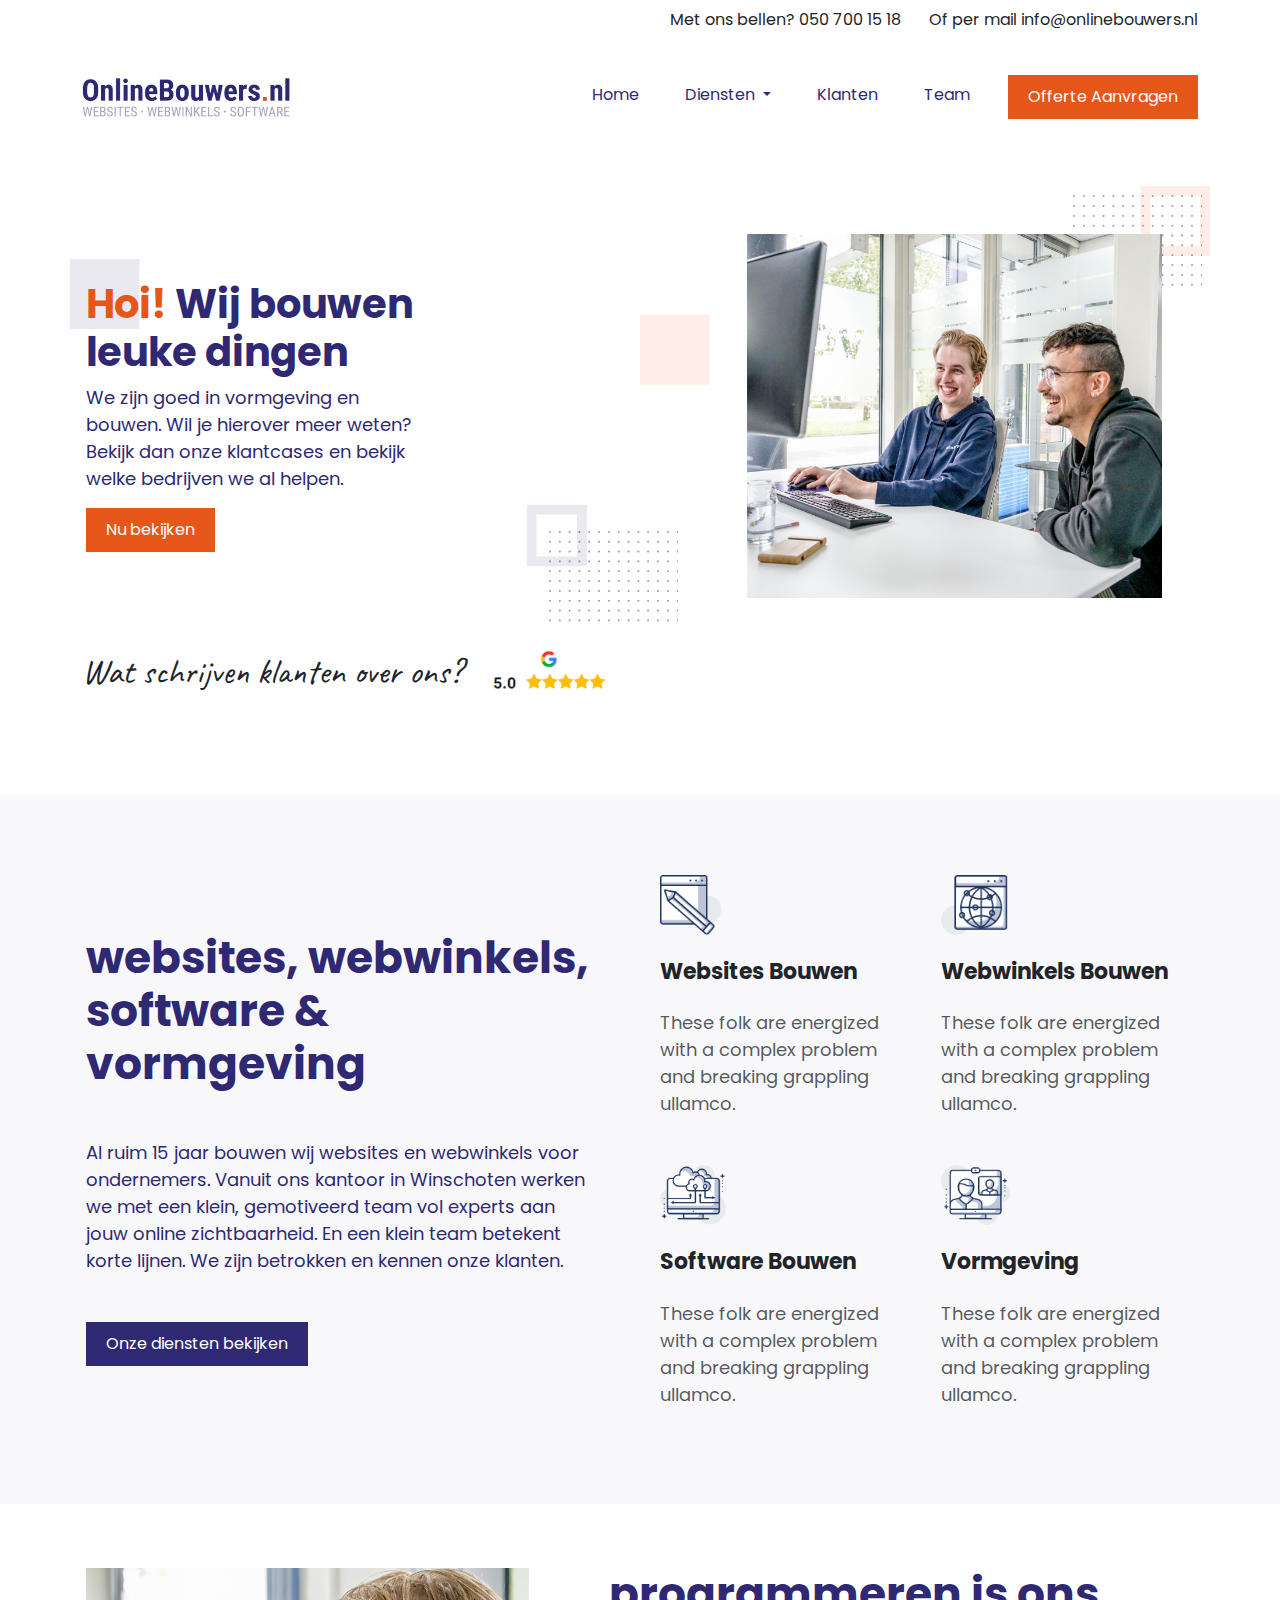
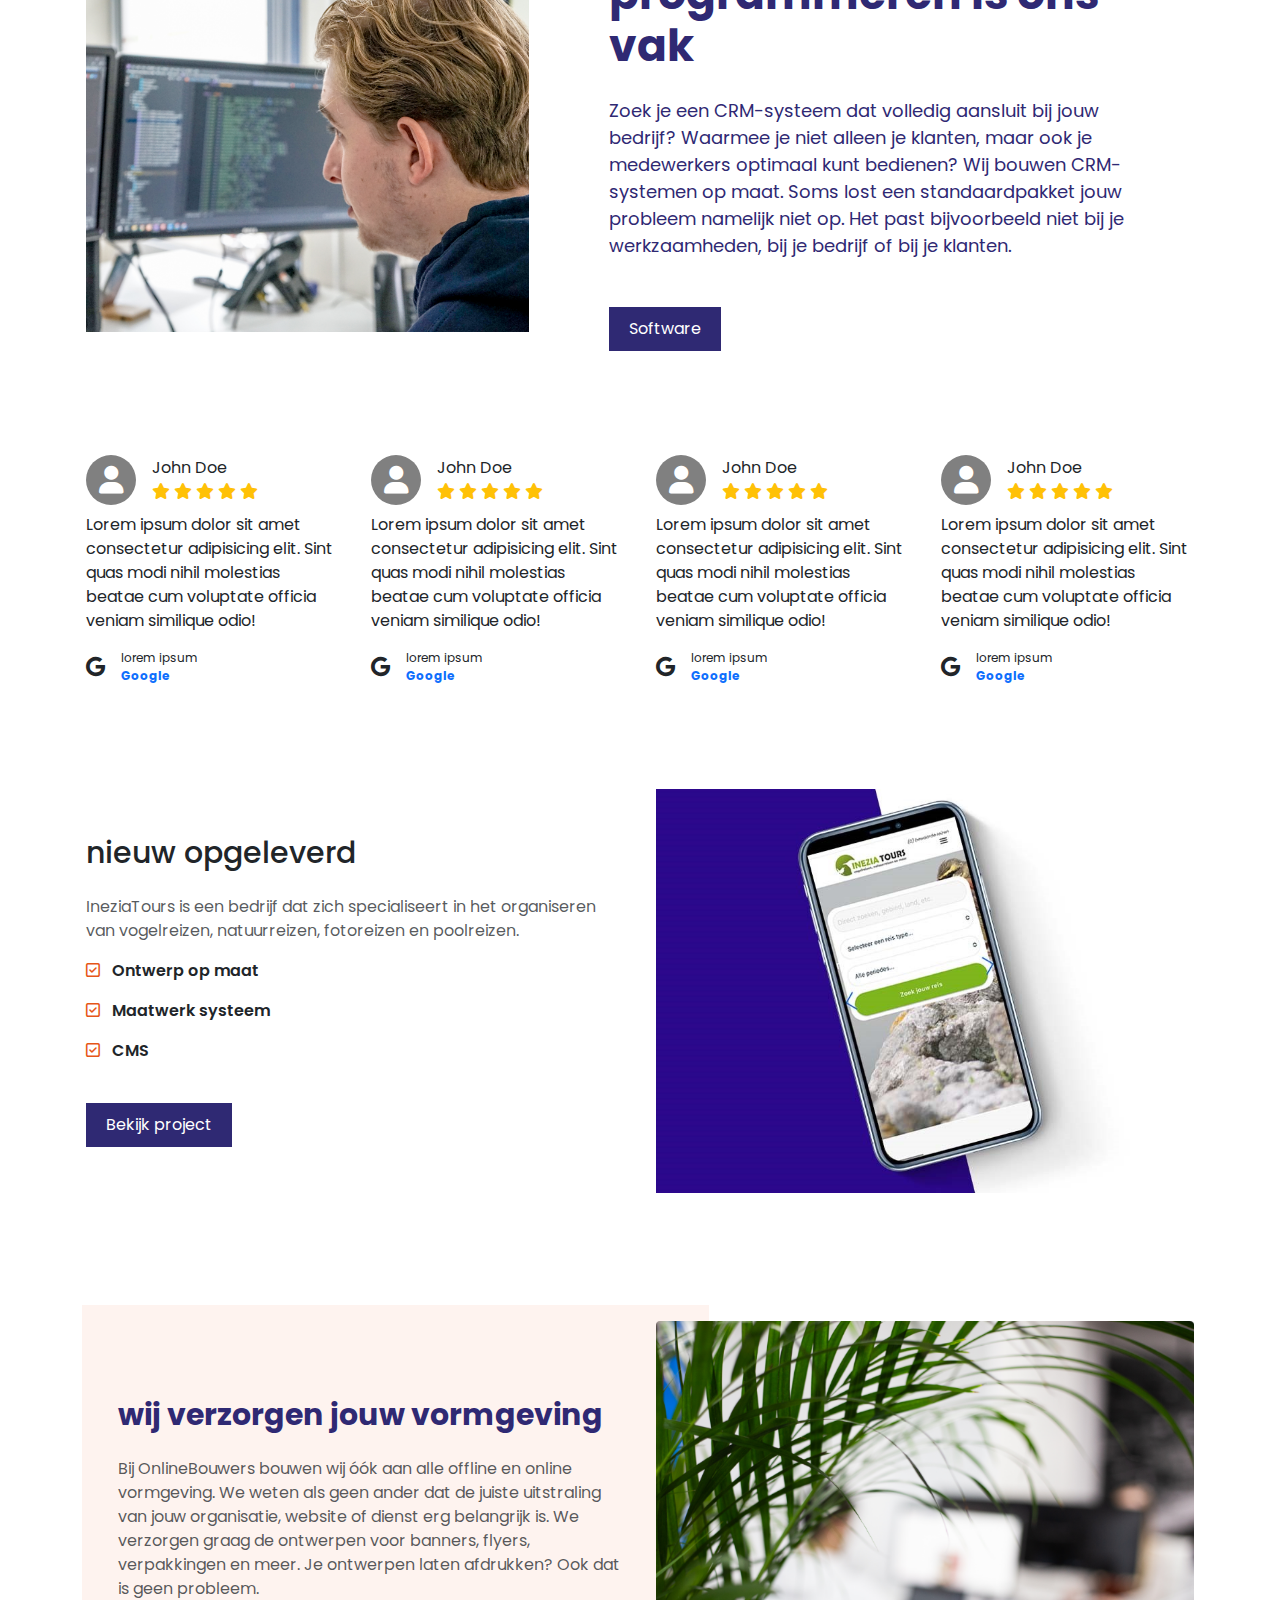
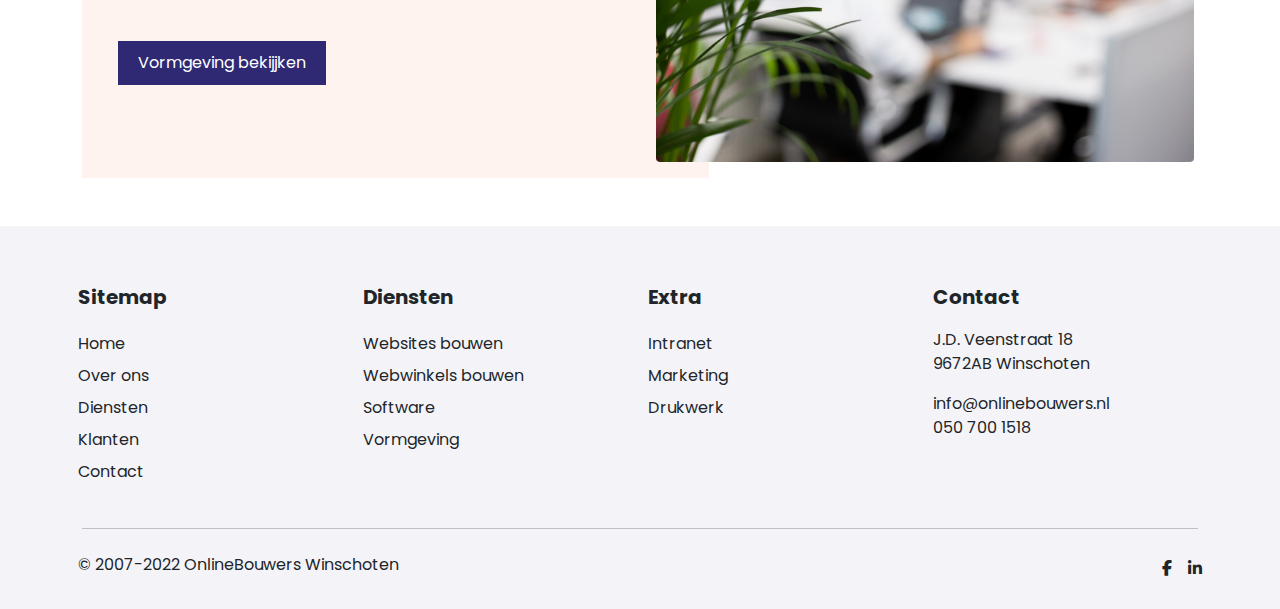
<file: index.html>
<!doctype html>
<html lang="en">

<head>
    <meta charset="utf-8">
    <meta name="viewport" content="width=device-width, initial-scale=1">
    <title>Online Bouwers</title>

    <!-- bootstrap -->
    <link href="https://cdn.jsdelivr.net/npm/bootstrap@5.2.1/dist/css/bootstrap.min.css" rel="stylesheet">

    <!-- fontawesome -->
    <link rel="stylesheet" href="https://cdnjs.cloudflare.com/ajax/libs/font-awesome/6.2.0/css/all.min.css">

    <!-- google fonts -->
    <link
        href="https://fonts.googleapis.com/css2?family=Caveat&family=Poppins:wght@400;500;600;700&family=Roboto:wght@400;500;700&display=swap"
        rel="stylesheet">

    <!-- style -->
    <link rel="stylesheet" href="css/style.css">
</head>

<body>
    <header class="bg-white">
        <!-- top -->
        <section class="top py-2">
            <div class="container">
                <div class="text-end">
                    <p class="fs-14">
                        <span class="d-inline-block me-4">Met ons bellen? <a href="tel:050 700 15 18"
                                class="text-dark text-decoration-none">050 700 15 18</a></span>
                        <span>Of per mail <a href="mailto:info@onlinebouwers.nl"
                                class="text-dark text-decoration-none">info@onlinebouwers.nl</a></span>
                    </p>
                </div>
            </div>
        </section>
        <!-- top -->


        <!-- navbar -->
        <section class="navbar py-2 header" id="myHeader">
            <div class="container">
                <nav class="navbar navbar-expand-lg bg-transparent w-100">
                    <div class="container-fluid p-0">
                        <a class="navbar-brand" href="#">
                            <img src="img/Logo.png" class="img-fluid logo" alt="">
                        </a>
                        <button class="navbar-toggler" type="button" data-bs-toggle="collapse"
                            data-bs-target="#navbarSupportedContent" aria-controls="navbarSupportedContent"
                            aria-expanded="false" aria-label="Toggle navigation">
                            <span class="navbar-toggler-icon"></span>
                        </button>
                        <div class="collapse navbar-collapse" id="navbarSupportedContent">
                            <ul class="navbar-nav ms-auto mb-2 mb-lg-0">
                                <li class="nav-item">
                                    <a class="nav-link active" href="#">Home</a>
                                </li>
                                <li class="nav-item dropdown">
                                    <a class="nav-link dropdown-toggle" href="#" role="button" data-bs-toggle="dropdown"
                                        aria-expanded="false">
                                        Diensten
                                    </a>
                                    <ul class="dropdown-menu">
                                        <li><a class="dropdown-item" href="#">Menu 1</a></li>
                                        <li><a class="dropdown-item" href="#">Menu 2</a></li>
                                        <li><a class="dropdown-item" href="#">Menu 3</a></li>
                                    </ul>
                                </li>
                                <li class="nav-item">
                                    <a class="nav-link" href="#">Klanten</a>
                                </li>
                                <li class="nav-item">
                                    <a class="nav-link" href="#">Team</a>
                                </li>
                                <li class="nav-item">
                                    <a class="nav-link btn btn-orange" href="#">Offerte Aanvragen</a>
                                </li>
                            </ul>
                        </div>
                    </div>
                </nav>
            </div>
        </section>
        <!-- navbar -->
    </header>

    <!-- mobile-header -->
    <section class="mobile-header py-3 position-relative">
        <div class="container">
            <div class="d-flex justify-content-between align-items-center">
                <div class="left">
                    <button class="btn menu-toggler">
                        <i class="fa fa-bars"></i>
                    </button>
                    <img src="img/Logo.png" class="img-fluid mobile-logo" alt="">
                </div>
                <div class="right">
                    <ul class="list-unstyled d-flex justify-content-end align-items-center mb-0">
                        <li class="mx-3">
                            <a href="" class="text-dark text-decoration-none">
                                <i class="fa fa-phone"></i>
                            </a>
                        </li>
                        <li class="mx-3">
                            <a href="" class="text-dark text-decoration-none">
                                <i class="fa fa-envelope"></i>
                            </a>
                        </li>
                    </ul>
                </div>
            </div>
        </div>

        <div class="menu-container p-4 shadow">
            <ul class="list-unstyled">
                <li class="nav-item py-2">
                    <a class="nav-link active" href="#">Home</a>
                </li>
                <li class="nav-item dropdown py-2">
                    <a class="nav-link dropdown-toggle" href="#" role="button" data-bs-toggle="dropdown"
                        aria-expanded="false">
                        Diensten
                    </a>
                    <ul class="dropdown-menu">
                        <li><a class="dropdown-item" href="#">Menu 1</a></li>
                        <li><a class="dropdown-item" href="#">Menu 2</a></li>
                        <li><a class="dropdown-item" href="#">Menu 3</a></li>
                    </ul>
                </li>
                <li class="nav-item py-2">
                    <a class="nav-link" href="#">Klanten</a>
                </li>
                <li class="nav-item py-2">
                    <a class="nav-link" href="#">Team</a>
                </li>
                <li class="nav-item py-2">
                    <a class="nav-link btn btn-orange" href="#">Offerte Aanvragen</a>
                </li>
            </ul>
        </div>
    </section>
    <!-- mobile header -->



    <!-- hero -->
    <section class="hero py-5">
        <div class="container py-5">
            <div class="row">
                <div class="col-lg-4 col-md-6 m-auto p-3">
                    <h1 class="text-blue fs-60 fw-bold"><span class="after text-orange">Hoi!</span> Wij bouwen
                        leuke dingen</h1>
                    <p class="fs-18 text-blue">
                        We zijn goed in vormgeving en bouwen. Wil je
                        hierover meer weten? Bekijk dan onze klantcases
                        en bekijk welke bedrijven we al helpen.
                    </p>
                    <button class="btn btn-orange">
                        Nu bekijken
                    </button>


                </div>
                <div class="col-lg-5 offset-lg-3 col-md-6 text-end pe-lg-5">
                    <img src="img/Image.png" class="img-fluid me-5" alt="">
                </div>
            </div>
            <div class="mt-5 s">
                <div class="d-flex align-items-center">
                    <p class="mb-0 caveat fs-35">Wat schrijven klanten over ons?</p>
                    <div class="ms-3">
                        <img src="img/Image 49.png" class="img-fluid rev" alt="">
                    </div>
                </div>
            </div>
        </div>
    </section>
    <!-- hero -->


    <!-- cards -->
    <section class="cards py-5">
        <div class="container">
            <div class="row">
                <div class="col-md-6 p-3 m-auto pe-md-5">
                    <h2 class="text-blue fs-44 fw-bold">
                        websites, webwinkels, software & vormgeving
                    </h2>
                    <p class="my-5 fs-18 text-blue">
                        Al ruim 15 jaar bouwen wij websites en webwinkels voor ondernemers. Vanuit ons kantoor in
                        Winschoten
                        werken we met een klein, gemotiveerd team vol experts aan jouw online zichtbaarheid. En een
                        klein
                        team betekent korte lijnen. We zijn betrokken en kennen onze klanten.
                    </p>
                    <button class="btn btn-blue">
                        Onze diensten bekijken
                    </button>
                </div>

                <div class="col-md-6 p-3">
                    <div class="row">
                        <div class="col-md-6 p-3">
                            <img src="img/Group 474.png" class="img-fluid" alt="">
                            <h2 class="my-4 fs-22 fw-bold">
                                Websites Bouwen
                            </h2>
                            <p class="text-muted fs-18">
                                These folk are energized with a complex problem and breaking grappling ullamco.
                            </p>
                        </div>
                        <div class="col-md-6 p-3">
                            <img src="img/Group 480.png" class="img-fluid" alt="">
                            <h2 class="my-4 fs-22 fw-bold">
                                Webwinkels Bouwen
                            </h2>
                            <p class="text-muted fs-18">
                                These folk are energized with a complex problem and breaking grappling ullamco.
                            </p>
                        </div>
                        <div class="col-md-6 p-3">
                            <img src="img/Group 476.png" class="img-fluid" alt="">
                            <h2 class="my-4 fs-22 fw-bold">
                                Software Bouwen
                            </h2>
                            <p class="text-muted fs-18">
                                These folk are energized with a complex problem and breaking grappling ullamco.
                            </p>
                        </div>
                        <div class="col-md-6 p-3">
                            <img src="img/Group 478.png" class="img-fluid" alt="">
                            <h2 class="my-4 fs-22 fw-bold">
                                Vormgeving
                            </h2>
                            <p class="text-muted fs-18">
                                These folk are energized with a complex problem and breaking grappling ullamco.
                            </p>
                        </div>
                    </div>
                </div>
            </div>
        </div>
    </section>
    <!-- cards -->

    <!-- cols -->
    <section class="cols py-5">
        <div class="container">
            <div class="row">
                <div class="col-md-5 p-3">
                    <img src="img/img.png" class="img-fluid" alt="">
                </div>
                <div class="col-md-6 offset-md-1 m-auto p-3">
                    <h2 class="fs-44 text-blue fw-bold">
                        programmeren is ons vak
                    </h2>
                    <p class="fs-18 text-blue mb-5 mt-4">
                        Zoek je een CRM-systeem dat volledig aansluit bij jouw bedrijf? Waarmee je niet alleen je
                        klanten, maar ook je medewerkers optimaal kunt bedienen? Wij bouwen CRM-systemen op maat. Soms
                        lost een standaardpakket jouw probleem namelijk niet op. Het past bijvoorbeeld niet bij je
                        werkzaamheden, bij je bedrijf of bij je klanten.
                    </p>
                    <button class="btn btn-blue">
                        Software
                    </button>
                </div>
            </div>
        </div>
    </section>
    <!-- cols -->

    <!-- reviews -->
    <section class="reviews py-4">
        <div class="container">
            <div class="row">
                <div class="col-lg-3 col-md-6 p-3">
                    <div class="d-flex justify-content-start align-items-center mb-2">
                        <i class="fa fa-user fs-3"></i>
                        <div class="right ps-3">
                            <p class="mb-0">
                                John Doe
                            </p>
                            <p class="mb-0">
                                <i class="fa fa-star text-warning"></i>
                                <i class="fa fa-star text-warning"></i>
                                <i class="fa fa-star text-warning"></i>
                                <i class="fa fa-star text-warning"></i>
                                <i class="fa fa-star text-warning"></i>
                            </p>
                        </div>
                    </div>

                    <p>
                        Lorem ipsum dolor sit amet consectetur adipisicing elit. Sint quas modi nihil molestias beatae
                        cum voluptate officia veniam similique odio!
                    </p>

                    <div class="d-flex align-items-center mt-2">
                        <i class="fab fa-google fs-5"></i>
                        <div class="right ps-3">
                            <p class="fs-12 mb-0">
                                lorem ipsum
                            </p>
                            <p class="fs-12 mb-0 fw-bold text-primary">
                                Google
                            </p>
                        </div>
                    </div>
                </div>
                <div class="col-lg-3 col-md-6 p-3">
                    <div class="d-flex justify-content-start align-items-center mb-2">
                        <i class="fa fa-user fs-3"></i>
                        <div class="right ps-3">
                            <p class="mb-0">
                                John Doe
                            </p>
                            <p class="mb-0">
                                <i class="fa fa-star text-warning"></i>
                                <i class="fa fa-star text-warning"></i>
                                <i class="fa fa-star text-warning"></i>
                                <i class="fa fa-star text-warning"></i>
                                <i class="fa fa-star text-warning"></i>
                            </p>
                        </div>
                    </div>

                    <p>
                        Lorem ipsum dolor sit amet consectetur adipisicing elit. Sint quas modi nihil molestias beatae
                        cum voluptate officia veniam similique odio!
                    </p>

                    <div class="d-flex align-items-center mt-2">
                        <i class="fab fa-google fs-5"></i>
                        <div class="right ps-3">
                            <p class="fs-12 mb-0">
                                lorem ipsum
                            </p>
                            <p class="fs-12 mb-0 fw-bold text-primary">
                                Google
                            </p>
                        </div>
                    </div>
                </div>
                <div class="col-lg-3 col-md-6 p-3">
                    <div class="d-flex justify-content-start align-items-center mb-2">
                        <i class="fa fa-user fs-3"></i>
                        <div class="right ps-3">
                            <p class="mb-0">
                                John Doe
                            </p>
                            <p class="mb-0">
                                <i class="fa fa-star text-warning"></i>
                                <i class="fa fa-star text-warning"></i>
                                <i class="fa fa-star text-warning"></i>
                                <i class="fa fa-star text-warning"></i>
                                <i class="fa fa-star text-warning"></i>
                            </p>
                        </div>
                    </div>

                    <p>
                        Lorem ipsum dolor sit amet consectetur adipisicing elit. Sint quas modi nihil molestias beatae
                        cum voluptate officia veniam similique odio!
                    </p>

                    <div class="d-flex align-items-center mt-2">
                        <i class="fab fa-google fs-5"></i>
                        <div class="right ps-3">
                            <p class="fs-12 mb-0">
                                lorem ipsum
                            </p>
                            <p class="fs-12 mb-0 fw-bold text-primary">
                                Google
                            </p>
                        </div>
                    </div>
                </div>
                <div class="col-lg-3 col-md-6 p-3">
                    <div class="d-flex justify-content-start align-items-center mb-2">
                        <i class="fa fa-user fs-3"></i>
                        <div class="right ps-3">
                            <p class="mb-0">
                                John Doe
                            </p>
                            <p class="mb-0">
                                <i class="fa fa-star text-warning"></i>
                                <i class="fa fa-star text-warning"></i>
                                <i class="fa fa-star text-warning"></i>
                                <i class="fa fa-star text-warning"></i>
                                <i class="fa fa-star text-warning"></i>
                            </p>
                        </div>
                    </div>

                    <p>
                        Lorem ipsum dolor sit amet consectetur adipisicing elit. Sint quas modi nihil molestias beatae
                        cum voluptate officia veniam similique odio!
                    </p>

                    <div class="d-flex align-items-center mt-2">
                        <i class="fab fa-google fs-5"></i>
                        <div class="right ps-3">
                            <p class="fs-12 mb-0">
                                lorem ipsum
                            </p>
                            <p class="fs-12 mb-0 fw-bold text-primary">
                                Google
                            </p>
                        </div>
                    </div>
                </div>
            </div>
        </div>
    </section>
    <!-- reviews -->


    <!-- cols -->
    <section class="cols py-5">
        <div class="container">
            <div class="row">
                <div class="col-md-6 p-3 m-auto">
                    <h2 class="fs-30 mb-4">nieuw opgeleverd</h2>
                    <p class="text-muted">
                        IneziaTours is een bedrijf dat zich specialiseert
                        in het organiseren van vogelreizen,
                        natuurreizen, fotoreizen en poolreizen.
                    </p>
                    <p class="fw-semibold">
                        <i class="far fa-check-square text-orange me-2"></i> Ontwerp op maat
                    </p>
                    <p class="fw-semibold">
                        <i class="far fa-check-square text-orange me-2"></i> Maatwerk systeem
                    </p>
                    <p class="fw-semibold">
                        <i class="far fa-check-square text-orange me-2"></i> CMS
                    </p>

                    <button class="btn btn-blue mt-4">
                        Bekijk project
                    </button>
                </div>
                <div class="col-md-6 p-3 m-auto">
                    <img src="img/Image 51.png" class="img-fluid" alt="">
                </div>
            </div>
        </div>
    </section>
    <!-- cols -->



    <!-- cols -->
    <section class="cols py-5 bg-pink">
        <div class="container position-relative">
            <div class="pink"></div>
            <div class="row">
                <div class="col-md-6 ps-5 p-3 m-auto">
                    <h2 class="fs-30 mb-4 fw-bold text-blue">wij verzorgen jouw vormgeving
                    </h2>
                    <p class="text-muted">
                        Bij OnlineBouwers bouwen wij óók aan alle offline en online vormgeving. We weten als geen ander
                        dat de juiste uitstraling van jouw organisatie, website of dienst erg belangrijk is. We
                        verzorgen graag de ontwerpen voor banners, flyers, verpakkingen en meer. Je ontwerpen laten
                        afdrukken? Ook dat is geen probleem.
                    </p>

                    <button class="btn btn-blue mt-4">
                        Vormgeving bekijjken
                    </button>
                </div>
                <div class="col-md-6 p-3 m-auto">
                    <img src="img/Image71.png" class="img-fluid" alt="">
                </div>
            </div>
        </div>
    </section>
    <!-- cols -->


    <!-- footer -->
    <section class="footer pt-5">
        <div class="container">
            <div class="row">
                <div class="col-md-3 p-2">
                    <p class="fs-20 fw-bold">
                        Sitemap
                    </p>
                    <ul class="list-unstyled">
                        <li>
                            <a href="" class="text-dark text-decoration-none">
                                Home
                            </a>
                        </li>
                        <li>
                            <a href="" class="text-dark text-decoration-none">
                                Over ons
                            </a>
                        </li>
                        <li>
                            <a href="" class="text-dark text-decoration-none">
                                Diensten
                            </a>
                        </li>
                        <li>
                            <a href="" class="text-dark text-decoration-none">
                                Klanten
                            </a>
                        </li>
                        <li>
                            <a href="" class="text-dark text-decoration-none">
                                Contact
                            </a>
                        </li>
                    </ul>
                </div>
                <div class="col-md-3 p-2">
                    <p class="fs-20 fw-bold">
                        Diensten
                    </p>
                    <ul class="list-unstyled">
                        <li>
                            <a href="" class="text-dark text-decoration-none">
                                Websites bouwen
                            </a>
                        </li>
                        <li>
                            <a href="" class="text-dark text-decoration-none">
                                Webwinkels bouwen
                            </a>
                        </li>
                        <li>
                            <a href="" class="text-dark text-decoration-none">
                                Software
                            </a>
                        </li>
                        <li>
                            <a href="" class="text-dark text-decoration-none">
                                Vormgeving
                            </a>
                        </li>
                    </ul>
                </div>
                <div class="col-md-3 p-2">
                    <p class="fs-20 fw-bold">
                        Extra
                    </p>
                    <ul class="list-unstyled">
                        <li>
                            <a href="" class="text-dark text-decoration-none">
                                Intranet
                            </a>
                        </li>
                        <li>
                            <a href="" class="text-dark text-decoration-none">
                                Marketing
                            </a>
                        </li>
                        <li>
                            <a href="" class="text-dark text-decoration-none">
                                Drukwerk
                            </a>
                        </li>
                    </ul>
                </div>
                <div class="col-md-3 p-2">
                    <p class="fs-20 fw-bold">
                        Contact
                    </p>
                    <p>
                        J.D. Veenstraat 18 <br>
                        9672AB Winschoten
                    </p>
                    <p>
                        info@onlinebouwers.nl <br>
                        050 700 1518
                    </p>
                </div>
            </div>

            <hr>

            <div class="row">
                <div class="col-md-6 p-2">
                    <p class="mb-0 text-dark">© 2007-2022 OnlineBouwers Winschoten</p>
                </div>
                <div class="col-md-6 p-2 text-end">
                    <ul class="list-unstyled d-flex justify-content-end align-items-center">
                        <li class="ms-3">
                            <a href="" class="text-dark">
                                <i class="fab fa-facebook-f"></i>
                            </a>
                        </li>
                        <li class="ms-3">
                            <a href="" class="text-dark">
                                <i class="fab fa-linkedin-in"></i>
                            </a>
                        </li>
                    </ul>
                </div>
            </div>
        </div>
    </section>
    <!-- footer -->



    <!-- jQUERY -->
    <script src="https://code.jquery.com/jquery-3.6.0.min.js"></script>
    <script src="https://cdn.jsdelivr.net/npm/bootstrap@5.2.1/dist/js/bootstrap.bundle.min.js"></script>
    <script src="js/main.js"></script>
</body>

</html>
</file>
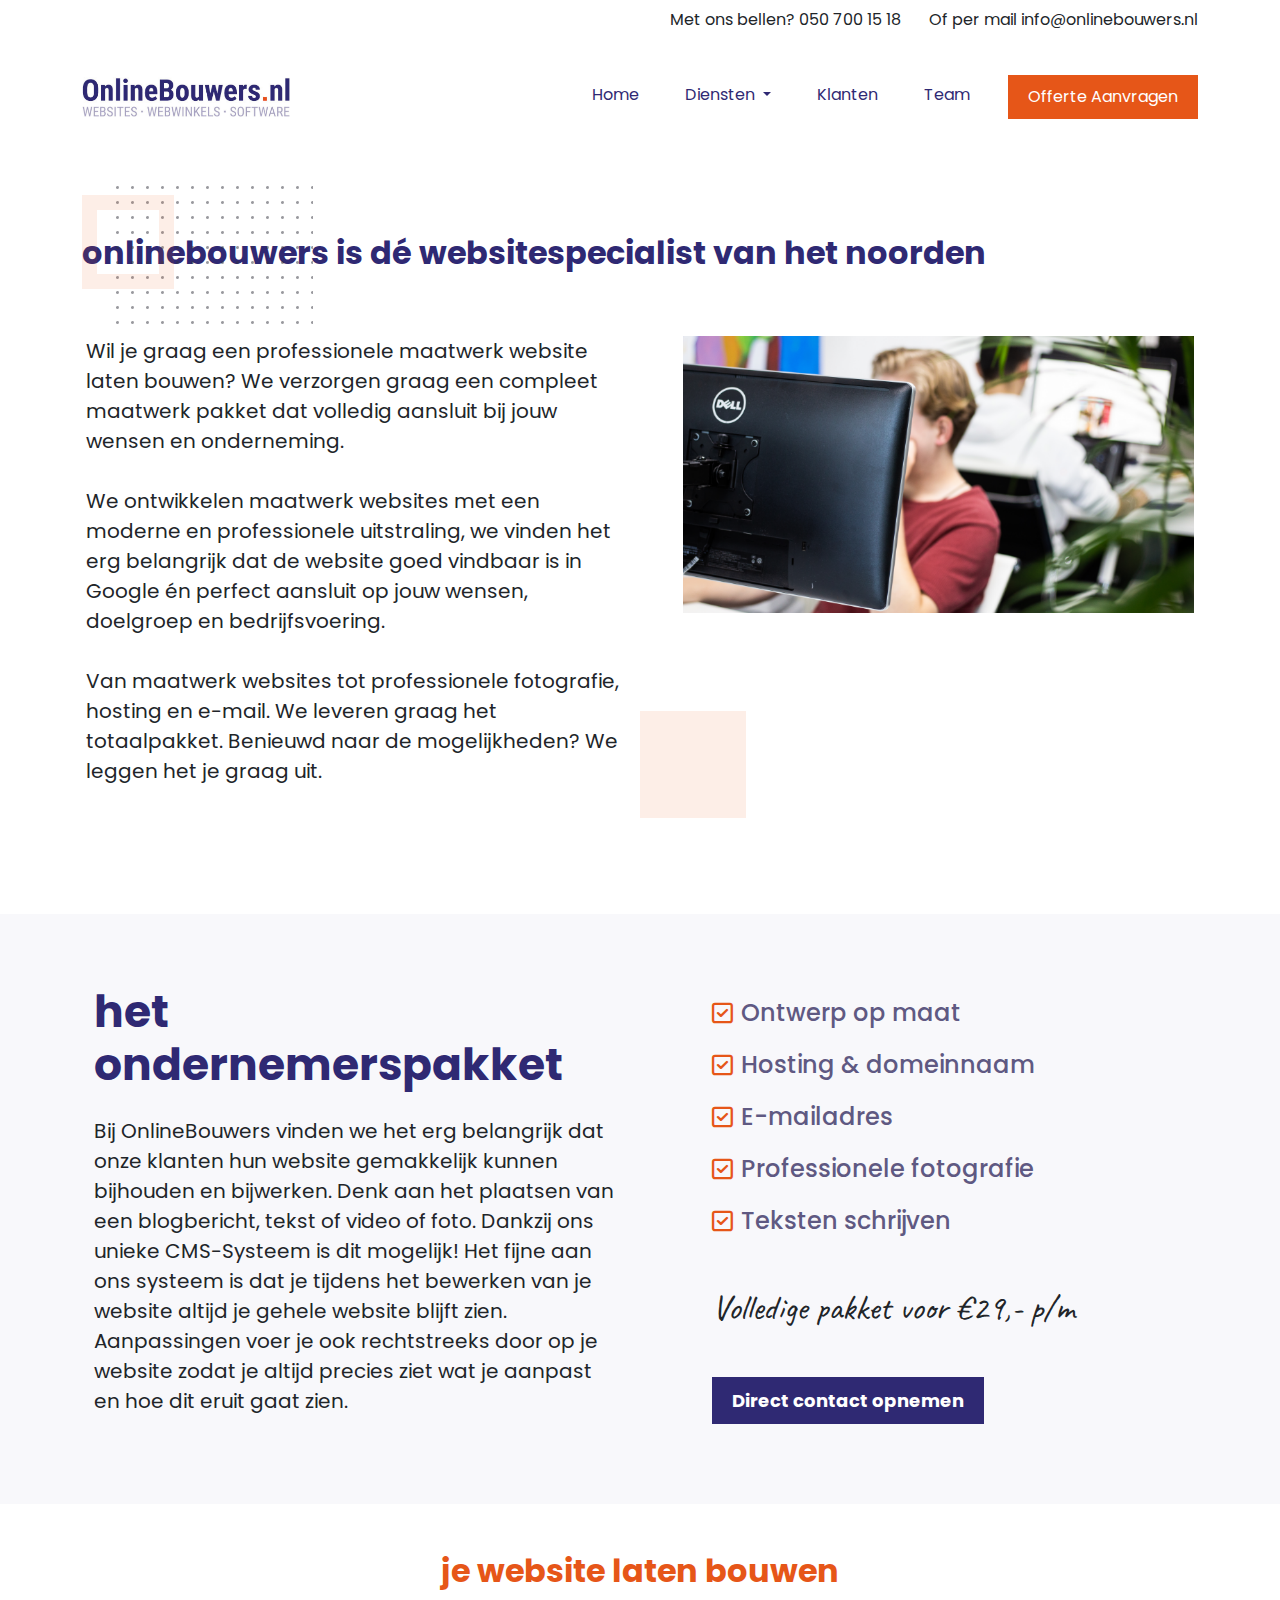
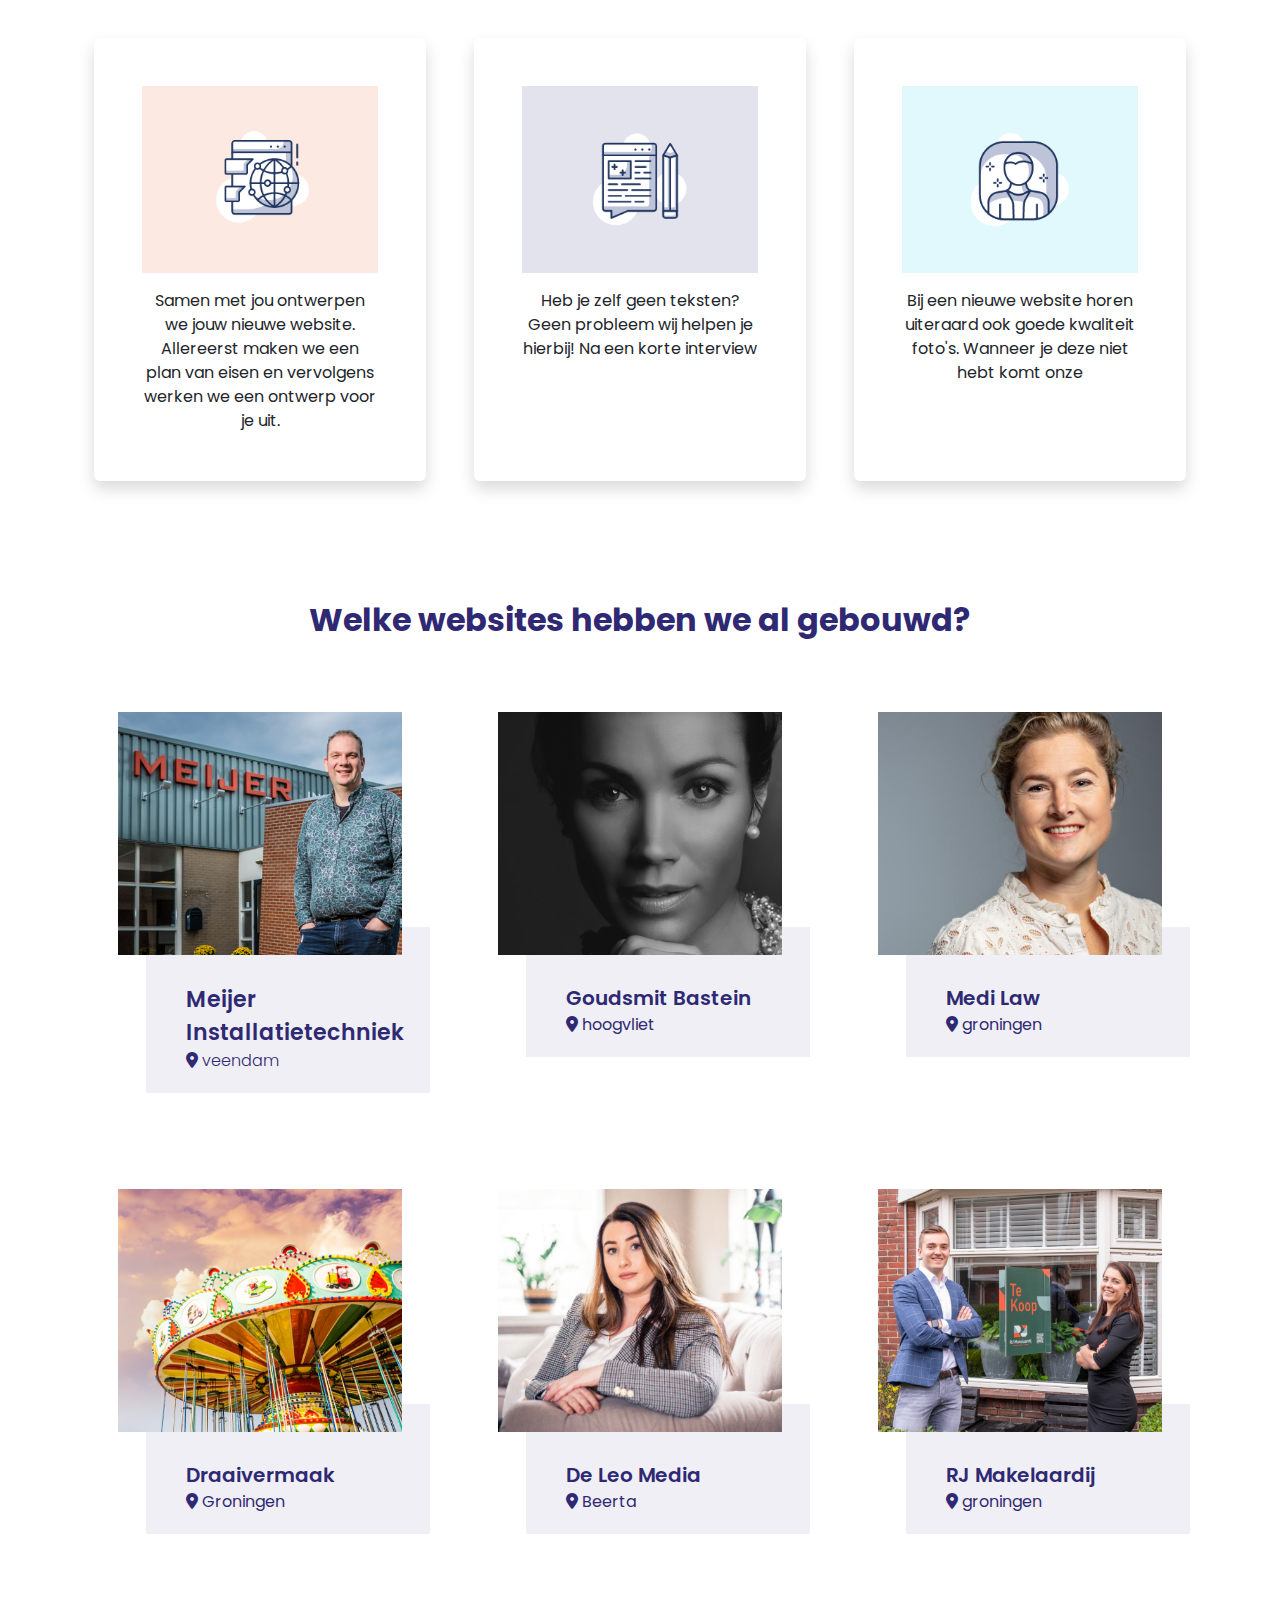
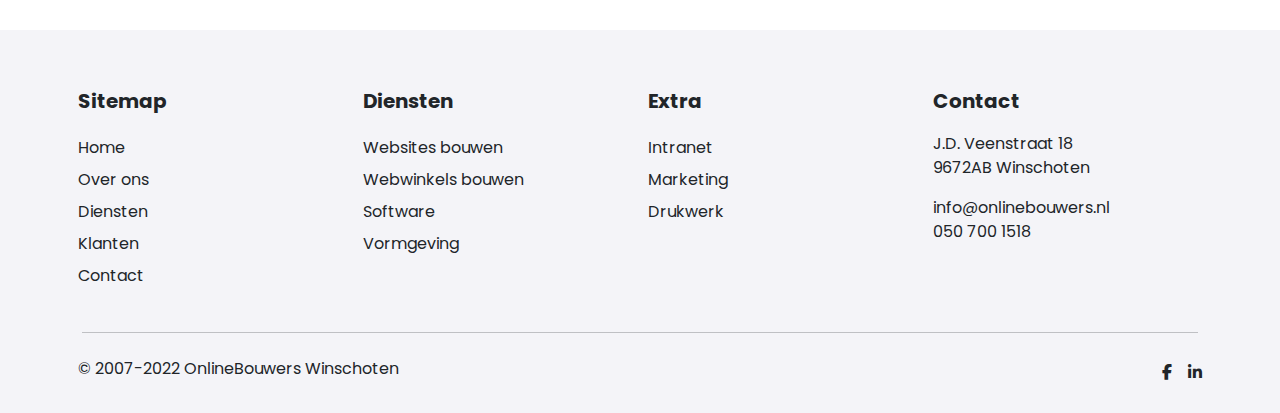
<file: page-2.html>
<!doctype html>
<html lang="en">

<head>
    <meta charset="utf-8">
    <meta name="viewport" content="width=device-width, initial-scale=1">
    <title>Online Bouwers</title>

    <!-- bootstrap -->
    <link href="https://cdn.jsdelivr.net/npm/bootstrap@5.2.1/dist/css/bootstrap.min.css" rel="stylesheet">

    <!-- fontawesome -->
    <link rel="stylesheet" href="https://cdnjs.cloudflare.com/ajax/libs/font-awesome/6.2.0/css/all.min.css">

    <!-- google fonts -->
    <link
        href="https://fonts.googleapis.com/css2?family=Caveat&family=Poppins:wght@400;500;600;700&family=Roboto:wght@400;500;700&display=swap"
        rel="stylesheet">

    <!-- style -->
    <link rel="stylesheet" href="css/style.css">
</head>

<body>
    <header class="bg-white">
        <!-- top -->
        <section class="top py-2">
            <div class="container">
                <div class="text-end">
                    <p class="fs-14">
                        <span class="d-inline-block me-4">Met ons bellen? <a href="tel:050 700 15 18"
                                class="text-dark text-decoration-none">050 700 15 18</a></span>
                        <span>Of per mail <a href="mailto:info@onlinebouwers.nl"
                                class="text-dark text-decoration-none">info@onlinebouwers.nl</a></span>
                    </p>
                </div>
            </div>
        </section>
        <!-- top -->


        <!-- navbar -->
        <section class="navbar py-2 header" id="myHeader">
            <div class="container">
                <nav class="navbar navbar-expand-lg bg-transparent w-100">
                    <div class="container-fluid p-0">
                        <a class="navbar-brand" href="#">
                            <img src="img/Logo.png" class="img-fluid logo" alt="">
                        </a>
                        <button class="navbar-toggler" type="button" data-bs-toggle="collapse"
                            data-bs-target="#navbarSupportedContent" aria-controls="navbarSupportedContent"
                            aria-expanded="false" aria-label="Toggle navigation">
                            <span class="navbar-toggler-icon"></span>
                        </button>
                        <div class="collapse navbar-collapse" id="navbarSupportedContent">
                            <ul class="navbar-nav ms-auto mb-2 mb-lg-0">
                                <li class="nav-item">
                                    <a class="nav-link active" href="#">Home</a>
                                </li>
                                <li class="nav-item dropdown">
                                    <a class="nav-link dropdown-toggle" href="#" role="button" data-bs-toggle="dropdown"
                                        aria-expanded="false">
                                        Diensten
                                    </a>
                                    <ul class="dropdown-menu">
                                        <li><a class="dropdown-item" href="#">Menu 1</a></li>
                                        <li><a class="dropdown-item" href="#">Menu 2</a></li>
                                        <li><a class="dropdown-item" href="#">Menu 3</a></li>
                                    </ul>
                                </li>
                                <li class="nav-item">
                                    <a class="nav-link" href="#">Klanten</a>
                                </li>
                                <li class="nav-item">
                                    <a class="nav-link" href="#">Team</a>
                                </li>
                                <li class="nav-item">
                                    <a class="nav-link btn btn-orange" href="#">Offerte Aanvragen</a>
                                </li>
                            </ul>
                        </div>
                    </div>
                </nav>
            </div>
        </section>
        <!-- navbar -->
    </header>

    <!-- mobile-header -->
    <section class="mobile-header py-3 position-relative">
        <div class="container">
            <div class="d-flex justify-content-between align-items-center">
                <div class="left">
                    <button class="btn menu-toggler">
                        <i class="fa fa-bars"></i>
                    </button>
                    <img src="img/Logo.png" class="img-fluid mobile-logo" alt="">
                </div>
                <div class="right">
                    <ul class="list-unstyled d-flex justify-content-end align-items-center mb-0">
                        <li class="mx-3">
                            <a href="" class="text-dark text-decoration-none">
                                <i class="fa fa-phone"></i>
                            </a>
                        </li>
                        <li class="mx-3">
                            <a href="" class="text-dark text-decoration-none">
                                <i class="fa fa-envelope"></i>
                            </a>
                        </li>
                    </ul>
                </div>
            </div>
        </div>

        <div class="menu-container p-4 shadow">
            <ul class="list-unstyled">
                <li class="nav-item py-2">
                    <a class="nav-link active" href="#">Home</a>
                </li>
                <li class="nav-item dropdown py-2">
                    <a class="nav-link dropdown-toggle" href="#" role="button" data-bs-toggle="dropdown"
                        aria-expanded="false">
                        Diensten
                    </a>
                    <ul class="dropdown-menu">
                        <li><a class="dropdown-item" href="#">Menu 1</a></li>
                        <li><a class="dropdown-item" href="#">Menu 2</a></li>
                        <li><a class="dropdown-item" href="#">Menu 3</a></li>
                    </ul>
                </li>
                <li class="nav-item py-2">
                    <a class="nav-link" href="#">Klanten</a>
                </li>
                <li class="nav-item py-2">
                    <a class="nav-link" href="#">Team</a>
                </li>
                <li class="nav-item py-2">
                    <a class="nav-link btn btn-orange" href="#">Offerte Aanvragen</a>
                </li>
            </ul>
        </div>
    </section>
    <!-- mobile header -->




    <!-- about -->
    <section class="about py-5">
        <div class="container py-5 position-relative">
            <img src="img/dots.png" class="img-fluid position-absolute top-0 left-0" alt="">
            <h2 class=" text-blue fw-bold mb-5">
                onlinebouwers is dé websitespecialist van het noorden
            </h2>
            <div class="row">
                <div class="col-md-6 p-3">
                    <p class="fs-20">
                        Wil je graag een professionele maatwerk website laten bouwen? We verzorgen graag een compleet
                        maatwerk
                        pakket dat volledig aansluit bij jouw wensen en onderneming.
                        <br><br>
                        We ontwikkelen maatwerk websites met een moderne en professionele uitstraling, we vinden het erg
                        belangrijk dat de website goed vindbaar is in Google én perfect aansluit op jouw wensen,
                        doelgroep en
                        bedrijfsvoering.
                        <br><br>
                        Van maatwerk websites tot professionele fotografie, hosting en e-mail. We leveren graag het
                        totaalpakket. Benieuwd naar de mogelijkheden?
                        We leggen het je graag uit.
                    </p>
                </div>

                <div class="col-md-6 p-3 position-relative">
                    <img src="img/Rectangle 259.png" class="img-fluid tile" alt="">
                    <img src="img/Image54.png" class="img-fluid card-img-top w-75 ms-auto" alt="">
                </div>
            </div>
        </div>
    </section>
    <!-- about -->

    <!-- blue -->
    <section class="blue py-5">
        <div class="container">
            <div class="row">
                <div class="col-md-6 p-4">
                    <h2 class="fw-bold fs-44 text-blue mb-4">
                        het ondernemerspakket
                    </h2>
                    <p class="fs-20">
                        Bij OnlineBouwers vinden we het erg belangrijk dat onze klanten hun website gemakkelijk kunnen
                        bijhouden en bijwerken. Denk aan het plaatsen van een blogbericht, tekst of video of foto.
                        Dankzij ons unieke CMS-Systeem is dit mogelijk! Het fijne aan ons systeem is dat je tijdens het
                        bewerken van je website altijd je gehele website blijft zien. Aanpassingen voer je ook
                        rechtstreeks door op je website zodat je altijd precies ziet wat je aanpast en hoe dit eruit
                        gaat zien.

                    </p>
                </div>

                <div class="col-md-5 offset-md-1 p-4 m-auto">
                    <p class="d-flex align-items-center text-brown fs-24 fw-medium">
                        <i class="far fa-check-square text-orange me-2"></i> <span class="fs-24">Ontwerp op maat</span>
                    </p>
                    <p class="d-flex align-items-center text-brown fs-24 fw-medium">
                        <i class="far fa-check-square text-orange me-2"></i> <span class="fs-24">Hosting &
                            domeinnaam</span>
                    </p>
                    <p class="d-flex align-items-center text-brown fs-24 fw-medium">
                        <i class="far fa-check-square text-orange me-2"></i> <span class="fs-24">E-mailadres</span>
                    </p>
                    <p class="d-flex align-items-center text-brown fs-24 fw-medium">
                        <i class="far fa-check-square text-orange me-2"></i> <span class="fs-24">Professionele
                            fotografie</span>
                    </p>
                    <p class="d-flex align-items-center text-brown fs-24 fw-medium">
                        <i class="far fa-check-square text-orange me-2"></i> <span class="fs-24">Teksten
                            schrijven</span>
                    </p>

                    <h2 class="fs-35 fw-light my-5 caveat">
                        Volledige pakket voor €29,- p/m
                    </h2>
                    <button class="fs-18 fw-bold btn-blue text-white">Direct contact opnemen</button>
                </div>
            </div>
        </div>
    </section>
    <!-- blue -->



    <!-- cards -->
    <section class="cardss py-5">
        <div class="container">
            <div class="text-center mb-4">
                <h2 class="fw-bold text-orange">
                    je website laten bouwen
                </h2>
            </div>

            <div class="row">
                <div class="col-md-4 p-4">
                    <div class="card h-100 border-0 shadow">
                        <div class="card-body p-5 text-center">
                            <img src="img/1.png" class="img-fluid mb-3" alt="">
                            <p class="mb-0">
                                Samen met jou ontwerpen we jouw
                                nieuwe website. Allereerst maken we een
                                plan van eisen en vervolgens werken
                                we een ontwerp voor je uit.
                            </p>
                        </div>
                    </div>
                </div>
                <div class="col-md-4 p-4">
                    <div class="card h-100 border-0 shadow">
                        <div class="card-body p-5 text-center">
                            <img src="img/2.png" class="img-fluid mb-3" alt="">
                            <p class="mb-0">
                                Heb je zelf geen teksten? Geen probleem
                                wij helpen je hierbij! Na een korte interview
                            </p>
                        </div>
                    </div>
                </div>
                <div class="col-md-4 p-4">
                    <div class="card h-100 border-0 shadow">
                        <div class="card-body p-5 text-center">
                            <img src="img/3.png" class="img-fluid mb-3" alt="">
                            <p class="mb-0">
                                Bij een nieuwe website horen uiteraard
                                ook goede kwaliteit foto's. Wanneer je
                                deze niet hebt komt onze
                            </p>
                        </div>
                    </div>
                </div>
            </div>
        </div>
    </section>
    <!-- cards -->

    <!-- walke -->
    <section class="walke py-5">
        <div class="container">
            <h2 class="text-center fw-bold text-blue">
                Welke websites hebben we al gebouwd?
            </h2>

            <div class="row mt-4">
                <div class="col-md-4 p-5">
                    <div class="card border-0">
                        <img src="img/Rectangle 266.png" class="img-fluid" alt="">
                        <div class="card-contents">
                            <p class="fs-22 text-blue fw-semibold mt-3 mb-0">
                                Meijer Installatietechniek
                            </p>
                            <p class="mb-0 text-blue fw-light">
                                <i class="fa fa-map-marker-alt"></i> veendam
                            </p>
                        </div>
                    </div>
                </div>
                <div class="col-md-4 p-5">
                    <div class="card border-0">
                        <img src="img/Group 467.png" class="img-fluid" alt="">
                        <div class="card-contents">
                            <p class="fs-20 text-blue fw-semibold mt-3 mb-0">
                                Goudsmit Bastein
                            </p>
                            <p class="mb-0 text-blue">
                                <i class="fa fa-map-marker-alt"></i> hoogvliet
                            </p>
                        </div>
                    </div>
                </div>
                <div class="col-md-4 p-5">
                    <div class="card border-0">
                        <img src="img/DSC09096.png" class="img-fluid" alt="">
                        <div class="card-contents">
                            <p class="fs-20 text-blue fw-semibold mt-3 mb-0">
                                Medi Law
                            </p>
                            <p class="mb-0 text-blue">
                                <i class="fa fa-map-marker-alt"></i> groningen
                            </p>
                        </div>
                    </div>
                </div>
                <div class="col-md-4 p-5">
                    <div class="card border-0">
                        <img src="img/Rectangle 260.png" class="img-fluid" alt="">
                        <div class="card-contents">
                            <p class="fs-20 text-blue fw-semibold mt-3 mb-0">
                                Draaivermaak
                            </p>
                            <p class="mb-0 text-blue">
                                <i class="fa fa-map-marker-alt"></i> Groningen
                            </p>
                        </div>
                    </div>
                </div>
                <div class="col-md-4 p-5">
                    <div class="card border-0">
                        <img src="img/Group 460.png" class="img-fluid" alt="">
                        <div class="card-contents">
                            <p class="fs-20 text-blue fw-semibold mt-3 mb-0">
                                De Leo Media
                            </p>
                            <p class="mb-0 text-blue">
                                <i class="fa fa-map-marker-alt"></i> Beerta
                            </p>
                        </div>
                    </div>
                </div>
                <div class="col-md-4 p-5">
                    <div class="card border-0">
                        <img src="img/Group 469.png" class="img-fluid" alt="">
                        <div class="card-contents">
                            <p class="fs-20 text-blue fw-semibold mt-3 mb-0">
                                RJ Makelaardij
                            </p>
                            <p class="mb-0 text-blue">
                                <i class="fa fa-map-marker-alt"></i> groningen
                            </p>
                        </div>
                    </div>
                </div>
            </div>
        </div>
    </section>
    <!-- walke -->




    <!-- footer -->
    <section class="footer pt-5">
        <div class="container">
            <div class="row">
                <div class="col-md-3 p-2">
                    <p class="fs-20 fw-bold">
                        Sitemap
                    </p>
                    <ul class="list-unstyled">
                        <li>
                            <a href="" class="text-dark text-decoration-none">
                                Home
                            </a>
                        </li>
                        <li>
                            <a href="" class="text-dark text-decoration-none">
                                Over ons
                            </a>
                        </li>
                        <li>
                            <a href="" class="text-dark text-decoration-none">
                                Diensten
                            </a>
                        </li>
                        <li>
                            <a href="" class="text-dark text-decoration-none">
                                Klanten
                            </a>
                        </li>
                        <li>
                            <a href="" class="text-dark text-decoration-none">
                                Contact
                            </a>
                        </li>
                    </ul>
                </div>
                <div class="col-md-3 p-2">
                    <p class="fs-20 fw-bold">
                        Diensten
                    </p>
                    <ul class="list-unstyled">
                        <li>
                            <a href="" class="text-dark text-decoration-none">
                                Websites bouwen
                            </a>
                        </li>
                        <li>
                            <a href="" class="text-dark text-decoration-none">
                                Webwinkels bouwen
                            </a>
                        </li>
                        <li>
                            <a href="" class="text-dark text-decoration-none">
                                Software
                            </a>
                        </li>
                        <li>
                            <a href="" class="text-dark text-decoration-none">
                                Vormgeving
                            </a>
                        </li>
                    </ul>
                </div>
                <div class="col-md-3 p-2">
                    <p class="fs-20 fw-bold">
                        Extra
                    </p>
                    <ul class="list-unstyled">
                        <li>
                            <a href="" class="text-dark text-decoration-none">
                                Intranet
                            </a>
                        </li>
                        <li>
                            <a href="" class="text-dark text-decoration-none">
                                Marketing
                            </a>
                        </li>
                        <li>
                            <a href="" class="text-dark text-decoration-none">
                                Drukwerk
                            </a>
                        </li>
                    </ul>
                </div>
                <div class="col-md-3 p-2">
                    <p class="fs-20 fw-bold">
                        Contact
                    </p>
                    <p>
                        J.D. Veenstraat 18 <br>
                        9672AB Winschoten
                    </p>
                    <p>
                        info@onlinebouwers.nl <br>
                        050 700 1518
                    </p>
                </div>
            </div>

            <hr>

            <div class="row">
                <div class="col-md-6 p-2">
                    <p class="mb-0 text-dark">© 2007-2022 OnlineBouwers Winschoten</p>
                </div>
                <div class="col-md-6 p-2 text-end">
                    <ul class="list-unstyled d-flex justify-content-end align-items-center">
                        <li class="ms-3">
                            <a href="" class="text-dark">
                                <i class="fab fa-facebook-f"></i>
                            </a>
                        </li>
                        <li class="ms-3">
                            <a href="" class="text-dark">
                                <i class="fab fa-linkedin-in"></i>
                            </a>
                        </li>
                    </ul>
                </div>
            </div>
        </div>
    </section>
    <!-- footer -->



    <!-- jquery cdn -->
    <script src="https://cdnjs.cloudflare.com/ajax/libs/jquery/3.6.0/jquery.min.js"></script>

    <script src="https://cdn.jsdelivr.net/npm/bootstrap@5.2.1/dist/js/bootstrap.bundle.min.js"></script>
    <script src="js/main.js"></script>
</body>

</html>
</file>
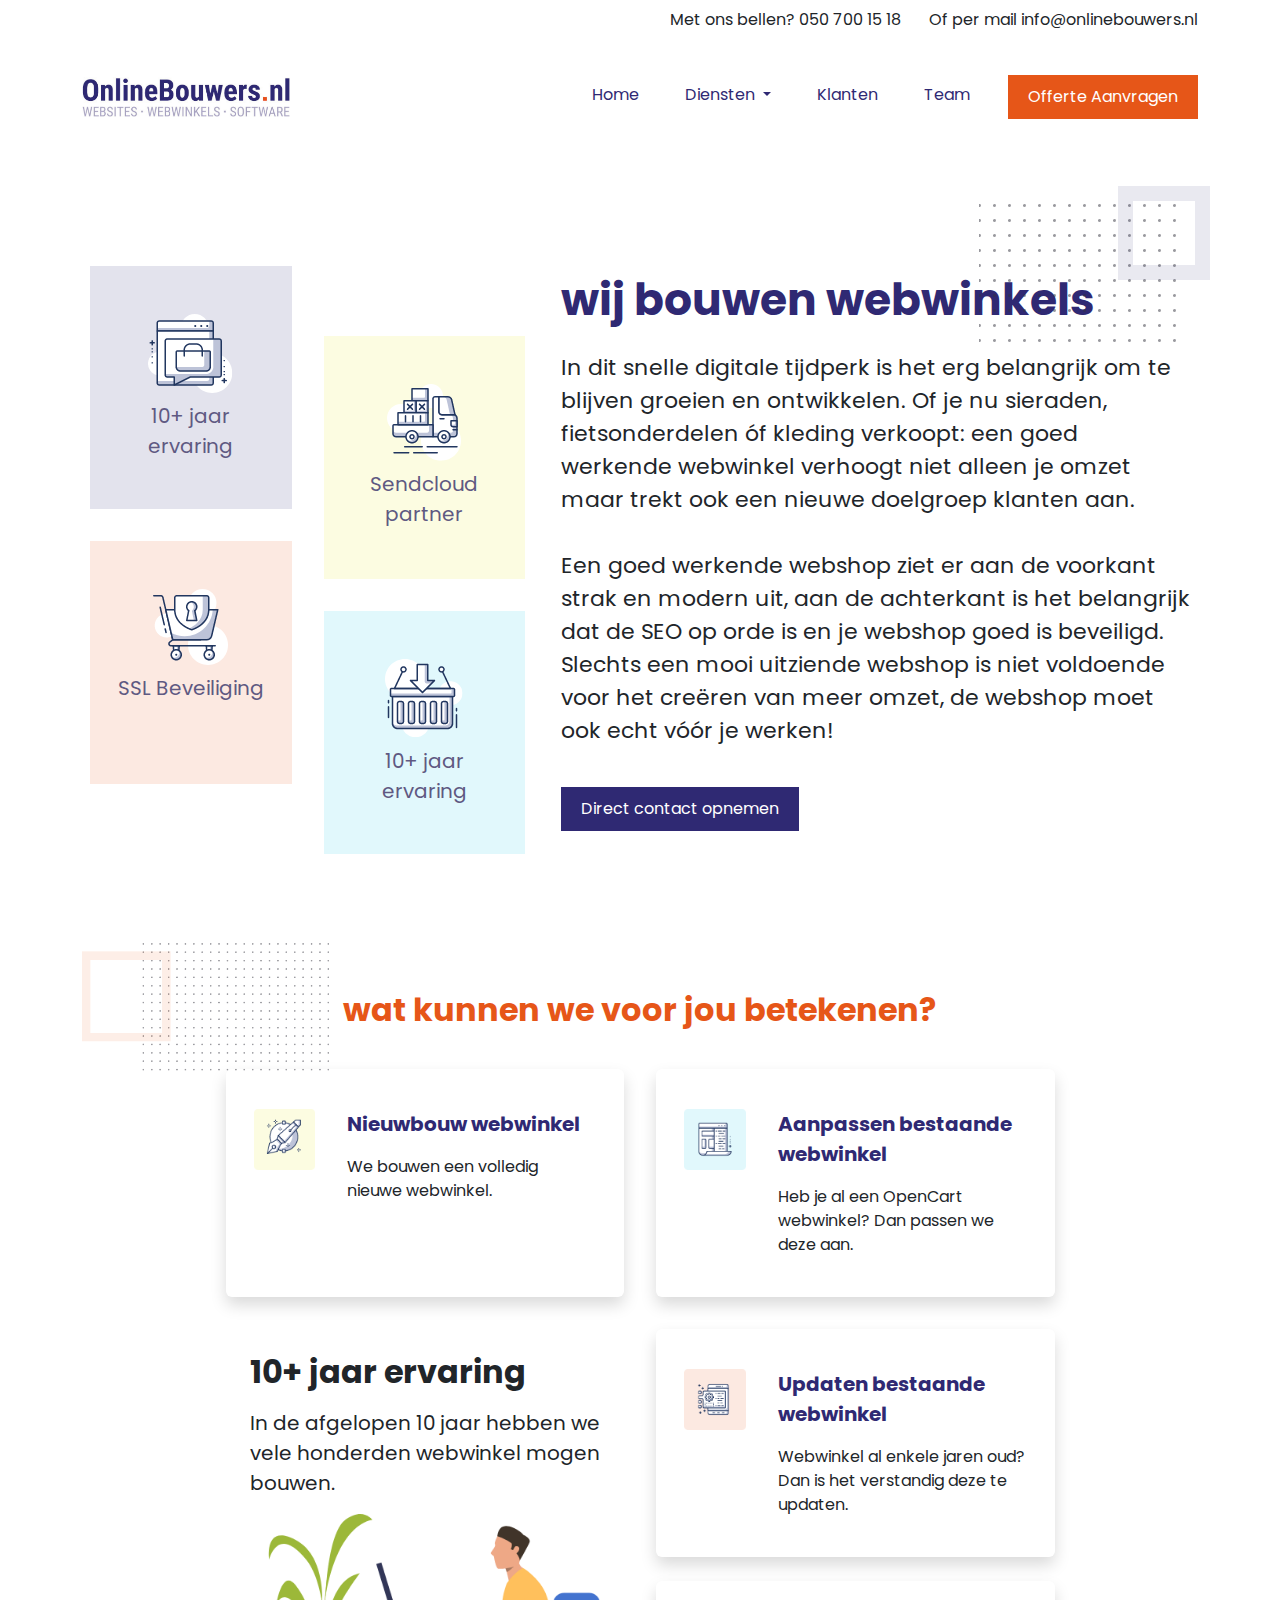
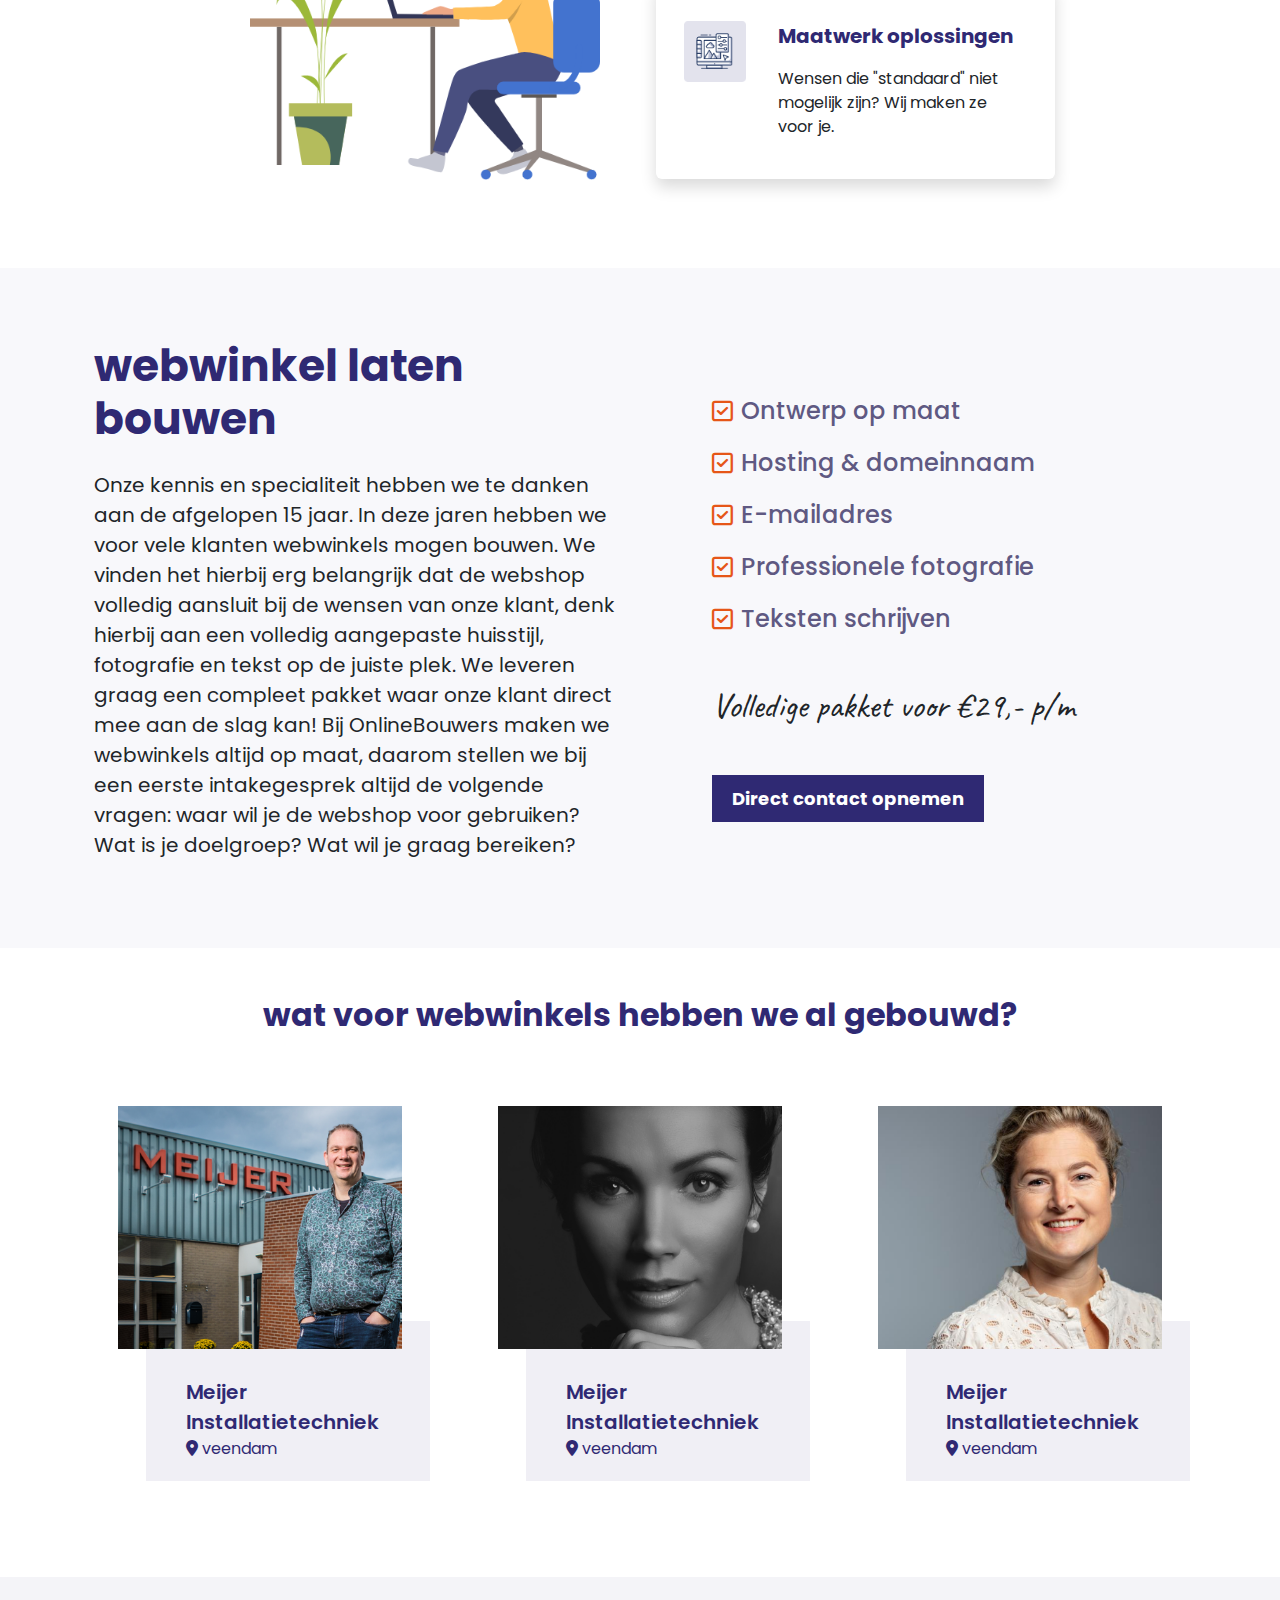
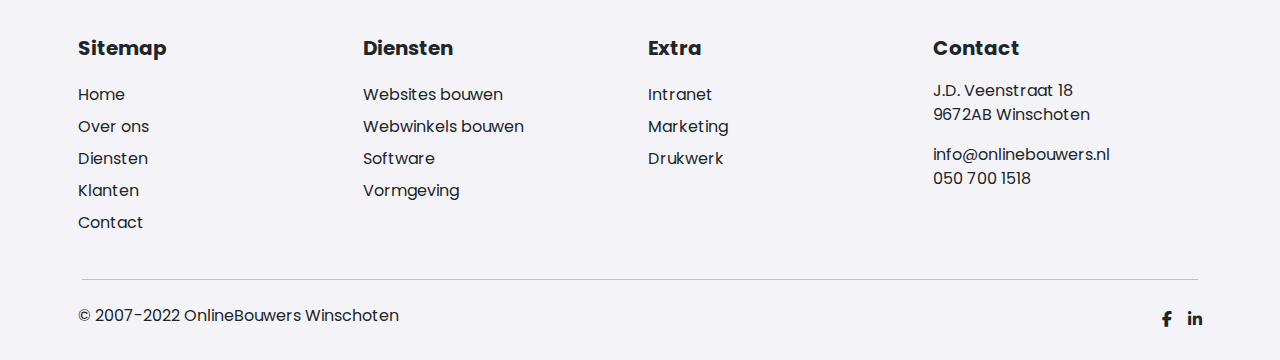
<file: page-3.html>
<!doctype html>
<html lang="en">

<head>
    <meta charset="utf-8">
    <meta name="viewport" content="width=device-width, initial-scale=1">
    <title>Online Bouwers</title>

    <!-- bootstrap -->
    <link href="https://cdn.jsdelivr.net/npm/bootstrap@5.2.1/dist/css/bootstrap.min.css" rel="stylesheet">

    <!-- fontawesome -->
    <link rel="stylesheet" href="https://cdnjs.cloudflare.com/ajax/libs/font-awesome/6.2.0/css/all.min.css">

    <!-- google fonts -->
    <link
        href="https://fonts.googleapis.com/css2?family=Caveat&family=Poppins:wght@400;500;600;700&family=Roboto:wght@400;500;700&display=swap"
        rel="stylesheet">

    <!-- style -->
    <link rel="stylesheet" href="css/style.css">
</head>

<body>
    <header class="bg-white">
        <!-- top -->
        <section class="top py-2">
            <div class="container">
                <div class="text-end">
                    <p class="fs-14">
                        <span class="d-inline-block me-4">Met ons bellen? <a href="tel:050 700 15 18"
                                class="text-dark text-decoration-none">050 700 15 18</a></span>
                        <span>Of per mail <a href="mailto:info@onlinebouwers.nl"
                                class="text-dark text-decoration-none">info@onlinebouwers.nl</a></span>
                    </p>
                </div>
            </div>
        </section>
        <!-- top -->


        <!-- navbar -->
        <section class="navbar py-2 header" id="myHeader">
            <div class="container">
                <nav class="navbar navbar-expand-lg bg-transparent w-100">
                    <div class="container-fluid p-0">
                        <a class="navbar-brand" href="#">
                            <img src="img/Logo.png" class="img-fluid logo" alt="">
                        </a>
                        <button class="navbar-toggler" type="button" data-bs-toggle="collapse"
                            data-bs-target="#navbarSupportedContent" aria-controls="navbarSupportedContent"
                            aria-expanded="false" aria-label="Toggle navigation">
                            <span class="navbar-toggler-icon"></span>
                        </button>
                        <div class="collapse navbar-collapse" id="navbarSupportedContent">
                            <ul class="navbar-nav ms-auto mb-2 mb-lg-0">
                                <li class="nav-item">
                                    <a class="nav-link active" href="#">Home</a>
                                </li>
                                <li class="nav-item dropdown">
                                    <a class="nav-link dropdown-toggle" href="#" role="button" data-bs-toggle="dropdown"
                                        aria-expanded="false">
                                        Diensten
                                    </a>
                                    <ul class="dropdown-menu">
                                        <li><a class="dropdown-item" href="#">Menu 1</a></li>
                                        <li><a class="dropdown-item" href="#">Menu 2</a></li>
                                        <li><a class="dropdown-item" href="#">Menu 3</a></li>
                                    </ul>
                                </li>
                                <li class="nav-item">
                                    <a class="nav-link" href="#">Klanten</a>
                                </li>
                                <li class="nav-item">
                                    <a class="nav-link" href="#">Team</a>
                                </li>
                                <li class="nav-item">
                                    <a class="nav-link btn btn-orange" href="#">Offerte Aanvragen</a>
                                </li>
                            </ul>
                        </div>
                    </div>
                </nav>
            </div>
        </section>
        <!-- navbar -->
    </header>

    <!-- mobile-header -->
    <section class="mobile-header py-3 position-relative">
        <div class="container">
            <div class="d-flex justify-content-between align-items-center">
                <div class="left">
                    <button class="btn menu-toggler">
                        <i class="fa fa-bars"></i>
                    </button>
                    <img src="img/Logo.png" class="img-fluid mobile-logo" alt="">
                </div>
                <div class="right">
                    <ul class="list-unstyled d-flex justify-content-end align-items-center mb-0">
                        <li class="mx-3">
                            <a href="" class="text-dark text-decoration-none">
                                <i class="fa fa-phone"></i>
                            </a>
                        </li>
                        <li class="mx-3">
                            <a href="" class="text-dark text-decoration-none">
                                <i class="fa fa-envelope"></i>
                            </a>
                        </li>
                    </ul>
                </div>
            </div>
        </div>

        <div class="menu-container p-4 shadow">
            <ul class="list-unstyled">
                <li class="nav-item py-2">
                    <a class="nav-link active" href="#">Home</a>
                </li>
                <li class="nav-item dropdown py-2">
                    <a class="nav-link dropdown-toggle" href="#" role="button" data-bs-toggle="dropdown"
                        aria-expanded="false">
                        Diensten
                    </a>
                    <ul class="dropdown-menu">
                        <li><a class="dropdown-item" href="#">Menu 1</a></li>
                        <li><a class="dropdown-item" href="#">Menu 2</a></li>
                        <li><a class="dropdown-item" href="#">Menu 3</a></li>
                    </ul>
                </li>
                <li class="nav-item py-2">
                    <a class="nav-link" href="#">Klanten</a>
                </li>
                <li class="nav-item py-2">
                    <a class="nav-link" href="#">Team</a>
                </li>
                <li class="nav-item py-2">
                    <a class="nav-link btn btn-orange" href="#">Offerte Aanvragen</a>
                </li>
            </ul>
        </div>
    </section>
    <!-- mobile header -->


    <!-- hero -->
    <section class="heroo py-5">
        <div class="container position-relative pt-5">
            <img src="img/Group 524.png" class="img-fluid position-absolute top-0 right-0" alt="">
            <div class="row">
                <div class="col-md-5 p-3">
                    <!-- <img src="img/Group 523.png" class="img-fluid" alt=""> -->
                    <div class="row">
                        <div class="col-md-6 p-3">
                            <div class="card purple-card rounded-0 h-100 border-0">
                                <div class="card-body px-4 py-5">
                                    <div class="text-center">
                                        <img src="img/Group 494.png" class="img-fluid mb-2" alt="">
                                        <p class="fs-20 text-brown mb-0">
                                            10+ jaar ervaring
                                        </p>
                                    </div>
                                </div>
                            </div>
                        </div>
                        <div class="col-md-6 p-3">
                            <div class="card orange-card down rounded-0 h-100 border-0">
                                <div class="card-body px-4 py-5">
                                    <div class="text-center">
                                        <img src="img/Group 496.png" class="img-fluid mb-2" alt="">
                                        <p class="fs-20 text-brown mb-0">
                                            Sendcloud partner
                                        </p>
                                    </div>
                                </div>
                            </div>
                        </div>
                        <div class="col-md-6 p-3">
                            <div class="card pink-card rounded-0 h-100 border-0">
                                <div class="card-body px-4 py-5">
                                    <div class="text-center">
                                        <img src="img/Group 498.png" class="img-fluid mb-2" alt="">
                                        <p class="fs-20 text-brown mb-0">
                                            SSL Beveiliging
                                        </p>
                                    </div>
                                </div>
                            </div>
                        </div>
                        <div class="col-md-6 p-3">
                            <div class="card success-card down rounded-0 h-100 border-0">
                                <div class="card-body px-4 py-5">
                                    <div class="text-center">
                                        <img src="img/Group 500.png" class="img-fluid mb-2" alt="">
                                        <p class="fs-20 text-brown mb-0">
                                            10+ jaar ervaring
                                        </p>
                                    </div>
                                </div>
                            </div>
                        </div>

                    </div>
                </div>
                <div class="col-md-7 p-3 m-auto">
                    <h2 class="fw-bold text-blue fs-44 mb-4 mt-4">
                        wij bouwen webwinkels
                    </h2>
                    <p class="fs-22">
                        In dit snelle digitale tijdperk is het erg belangrijk om te blijven groeien en ontwikkelen. Of
                        je nu sieraden, fietsonderdelen óf kleding verkoopt: een goed werkende webwinkel verhoogt niet
                        alleen je omzet maar trekt ook een nieuwe doelgroep klanten aan.
                        <br><br>
                        Een goed werkende webshop ziet er aan de voorkant strak en modern uit, aan de achterkant is het
                        belangrijk dat de SEO op orde is en je webshop goed is beveiligd. Slechts een mooi uitziende
                        webshop is niet voldoende voor het creëren van meer omzet, de webshop moet ook echt vóór je
                        werken!
                    </p>
                    <button class="btn btn-blue mt-4">
                        Direct contact opnemen
                    </button>
                </div>
            </div>
        </div>
    </section>
    <!-- hero -->

    <!-- wat kunnen we voor jou betekenen? -->
    <section class="py-5">
        <div class="container pt-5 position-relative">
            <img src="img/Group 525.png" class="img-fluid top-0 left-0 position-absolute w-25" alt="">
            <div class="col-md-9 m-auto">
                <div class="text-center">
                    <h2 class="text-orange fw-bold mb-4">
                        wat kunnen we voor jou betekenen?
                    </h2>
                </div>
                <div class="row">
                    <div class="col-md-6 p-3">
                        <div class="card h-100 border-0 shadow">
                            <div class="card-body p-4">
                                <div class="row">
                                    <div class="col-md-3 p-3">
                                        <img src="img/Group 526.png" class="img-fluid" alt="">
                                    </div>
                                    <div class="col-md-9 p-3">
                                        <p class="fs-20 fw-bold text-blue">
                                            Nieuwbouw webwinkel
                                        </p>
                                        <p class="mb-0">
                                            We bouwen een volledig nieuwe webwinkel.
                                        </p>
                                    </div>
                                </div>
                            </div>
                        </div>
                    </div>
                    <div class="col-md-6 p-3">
                        <div class="card h-100 border-0 shadow">
                            <div class="card-body p-4">
                                <div class="row">
                                    <div class="col-md-3 p-3">
                                        <img src="img/Group 527.png" class="img-fluid" alt="">
                                    </div>
                                    <div class="col-md-9 p-3">
                                        <p class="fs-20 fw-bold text-blue">
                                            Aanpassen bestaande webwinkel
                                        </p>
                                        <p class="mb-0">
                                            Heb je al een OpenCart webwinkel? Dan passen we deze aan.
                                        </p>
                                    </div>
                                </div>
                            </div>
                        </div>
                    </div>
                </div>
                <div class="row rev-mobile">
                    <div class="col-md-6 p-3">
                        <div class="card h-100 border-0">
                            <div class="card-body p-4">
                                <h2 class="fw-bold mb-3">
                                    10+ jaar ervaring
                                </h2>
                                <p class="fs-20">
                                    In de afgelopen 10 jaar hebben we vele honderden webwinkel mogen bouwen.
                                </p>
                                <img src="img/Vector Smart Object.png" class="img-fluid" alt="">
                            </div>
                        </div>
                    </div>
                    <div class="col-md-6 p-3">
                        <div class="card h-auto border-0 shadow">
                            <div class="card-body p-4">
                                <div class="row">
                                    <div class="col-md-3 p-3">
                                        <img src="img/Group 528.png" class="img-fluid" alt="">
                                    </div>
                                    <div class="col-md-9 p-3">
                                        <p class="fs-20 fw-bold text-blue">
                                            Updaten bestaande webwinkel
                                        </p>
                                        <p class="mb-0">
                                            Webwinkel al enkele jaren oud? Dan is het verstandig deze te updaten.
                                        </p>
                                    </div>
                                </div>
                            </div>
                        </div>
                        <div class="card mt-4 h-auto border-0 shadow">
                            <div class="card-body p-4">
                                <div class="row">
                                    <div class="col-md-3 p-3">
                                        <img src="img/Group 529.png" class="img-fluid" alt="">
                                    </div>
                                    <div class="col-md-9 p-3">
                                        <p class="fs-20 fw-bold text-blue">
                                            Maatwerk oplossingen
                                        </p>
                                        <p class="mb-0">
                                            Wensen die "standaard" niet mogelijk zijn? Wij maken ze voor je.
                                        </p>
                                    </div>
                                </div>
                            </div>
                        </div>
                    </div>
                </div>
            </div>
        </div>
    </section>
    <!-- wat kunnen we voor jou betekenen? -->


    <!-- blue -->
    <section class="blue py-5">
        <div class="container">
            <div class="row">
                <div class="col-md-6 p-4">
                    <h2 class="fw-bold fs-44 text-blue mb-4">
                        webwinkel laten bouwen
                    </h2>
                    <p class="fs-20">
                        Onze kennis en specialiteit hebben we te danken aan de afgelopen 15 jaar. In deze jaren hebben
                        we voor vele klanten webwinkels mogen bouwen. We vinden het hierbij erg belangrijk dat de
                        webshop volledig aansluit bij de wensen van onze klant, denk hierbij aan een volledig aangepaste
                        huisstijl, fotografie en tekst op de juiste plek. We leveren graag een compleet pakket waar onze
                        klant direct mee aan de slag kan!

                        Bij OnlineBouwers maken we webwinkels altijd op maat, daarom stellen we bij een eerste
                        intakegesprek altijd de volgende vragen: waar wil je de webshop voor gebruiken? Wat is je
                        doelgroep? Wat wil je graag bereiken?
                    </p>
                </div>

                <div class="col-md-5 offset-md-1 p-4 m-auto">
                    <p class="d-flex align-items-center text-brown fs-24 fw-medium">
                        <i class="far fa-check-square text-orange me-2"></i> <span class="fs-24">Ontwerp op maat</span>
                    </p>
                    <p class="d-flex align-items-center text-brown fs-24 fw-medium">
                        <i class="far fa-check-square text-orange me-2"></i> <span class="fs-24">Hosting &
                            domeinnaam</span>
                    </p>
                    <p class="d-flex align-items-center text-brown fs-24 fw-medium">
                        <i class="far fa-check-square text-orange me-2"></i> <span class="fs-24">E-mailadres</span>
                    </p>
                    <p class="d-flex align-items-center text-brown fs-24 fw-medium">
                        <i class="far fa-check-square text-orange me-2"></i> <span class="fs-24">Professionele
                            fotografie</span>
                    </p>
                    <p class="d-flex align-items-center text-brown fs-24 fw-medium">
                        <i class="far fa-check-square text-orange me-2"></i> <span class="fs-24">Teksten
                            schrijven</span>
                    </p>

                    <h2 class="fs-35 caveat fw-light my-5">
                        Volledige pakket voor €29,- p/m
                    </h2>
                    <button class="fs-18 fw-bold btn-blue text-white">Direct contact opnemen</button>
                </div>
            </div>
        </div>
    </section>
    <!-- blue -->


    <!-- walke -->
    <section class="walke py-5">
        <div class="container">
            <h2 class="text-center fw-bold text-blue">
                wat voor webwinkels hebben we al gebouwd?
            </h2>

            <div class="row mt-4">
                <div class="col-md-4 p-5">
                    <div class="card border-0">
                        <img src="img/Rectangle 266.png" class="img-fluid" alt="">
                        <div class="card-contents">
                            <p class="fs-20 text-blue fw-semibold mt-3 mb-0">
                                Meijer Installatietechniek
                            </p>
                            <p class="mb-0 text-blue">
                                <i class="fa fa-map-marker-alt"></i> veendam
                            </p>
                        </div>
                    </div>
                </div>
                <div class="col-md-4 p-5">
                    <div class="card border-0">
                        <img src="img/Group 467.png" class="img-fluid" alt="">
                        <div class="card-contents">
                            <p class="fs-20 text-blue fw-semibold mt-3 mb-0">
                                Meijer Installatietechniek
                            </p>
                            <p class="mb-0 text-blue">
                                <i class="fa fa-map-marker-alt"></i> veendam
                            </p>
                        </div>
                    </div>
                </div>
                <div class="col-md-4 p-5">
                    <div class="card border-0">
                        <img src="img/DSC09096.png" class="img-fluid" alt="">
                        <div class="card-contents">
                            <p class="fs-20 text-blue fw-semibold mt-3 mb-0">
                                Meijer Installatietechniek
                            </p>
                            <p class="mb-0 text-blue">
                                <i class="fa fa-map-marker-alt"></i> veendam
                            </p>
                        </div>
                    </div>
                </div>
            </div>
        </div>
    </section>
    <!-- walke -->




    <!-- footer -->
    <section class="footer pt-5">
        <div class="container">
            <div class="row">
                <div class="col-md-3 p-2">
                    <p class="fs-20 fw-bold">
                        Sitemap
                    </p>
                    <ul class="list-unstyled">
                        <li>
                            <a href="" class="text-dark text-decoration-none">
                                Home
                            </a>
                        </li>
                        <li>
                            <a href="" class="text-dark text-decoration-none">
                                Over ons
                            </a>
                        </li>
                        <li>
                            <a href="" class="text-dark text-decoration-none">
                                Diensten
                            </a>
                        </li>
                        <li>
                            <a href="" class="text-dark text-decoration-none">
                                Klanten
                            </a>
                        </li>
                        <li>
                            <a href="" class="text-dark text-decoration-none">
                                Contact
                            </a>
                        </li>
                    </ul>
                </div>
                <div class="col-md-3 p-2">
                    <p class="fs-20 fw-bold">
                        Diensten
                    </p>
                    <ul class="list-unstyled">
                        <li>
                            <a href="" class="text-dark text-decoration-none">
                                Websites bouwen
                            </a>
                        </li>
                        <li>
                            <a href="" class="text-dark text-decoration-none">
                                Webwinkels bouwen
                            </a>
                        </li>
                        <li>
                            <a href="" class="text-dark text-decoration-none">
                                Software
                            </a>
                        </li>
                        <li>
                            <a href="" class="text-dark text-decoration-none">
                                Vormgeving
                            </a>
                        </li>
                    </ul>
                </div>
                <div class="col-md-3 p-2">
                    <p class="fs-20 fw-bold">
                        Extra
                    </p>
                    <ul class="list-unstyled">
                        <li>
                            <a href="" class="text-dark text-decoration-none">
                                Intranet
                            </a>
                        </li>
                        <li>
                            <a href="" class="text-dark text-decoration-none">
                                Marketing
                            </a>
                        </li>
                        <li>
                            <a href="" class="text-dark text-decoration-none">
                                Drukwerk
                            </a>
                        </li>
                    </ul>
                </div>
                <div class="col-md-3 p-2">
                    <p class="fs-20 fw-bold">
                        Contact
                    </p>
                    <p>
                        J.D. Veenstraat 18 <br>
                        9672AB Winschoten
                    </p>
                    <p>
                        info@onlinebouwers.nl <br>
                        050 700 1518
                    </p>
                </div>
            </div>

            <hr>

            <div class="row">
                <div class="col-md-6 p-2">
                    <p class="mb-0 text-dark">© 2007-2022 OnlineBouwers Winschoten</p>
                </div>
                <div class="col-md-6 p-2 text-end">
                    <ul class="list-unstyled d-flex justify-content-end align-items-center">
                        <li class="ms-3">
                            <a href="" class="text-dark">
                                <i class="fab fa-facebook-f"></i>
                            </a>
                        </li>
                        <li class="ms-3">
                            <a href="" class="text-dark">
                                <i class="fab fa-linkedin-in"></i>
                            </a>
                        </li>
                    </ul>
                </div>
            </div>
        </div>
    </section>
    <!-- footer -->


    <!-- jQuery cdn -->
    <script src="https://cdnjs.cloudflare.com/ajax/libs/jquery/3.6.0/jquery.min.js"></script>

    <script src="https://cdn.jsdelivr.net/npm/bootstrap@5.2.1/dist/js/bootstrap.bundle.min.js"></script>
    <script src="js/main.js"></script>
</body>

</html>
</file>
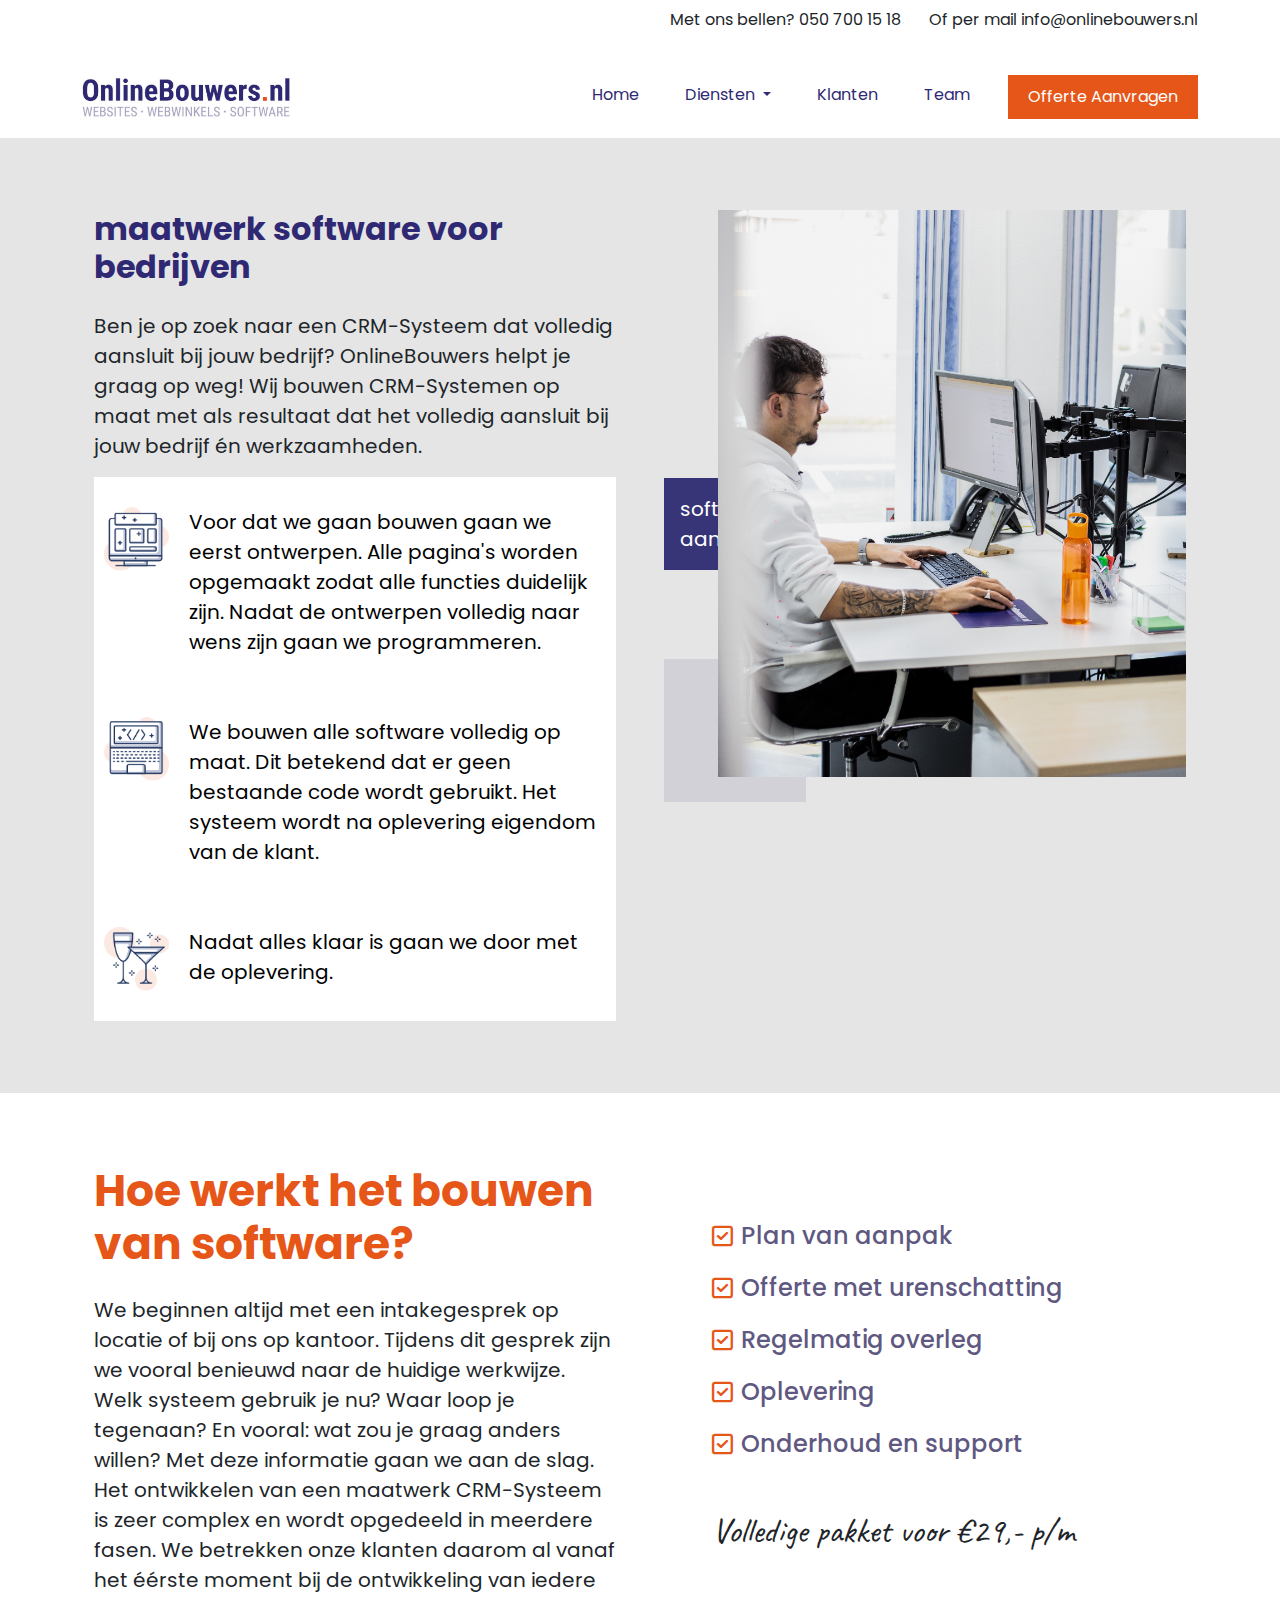
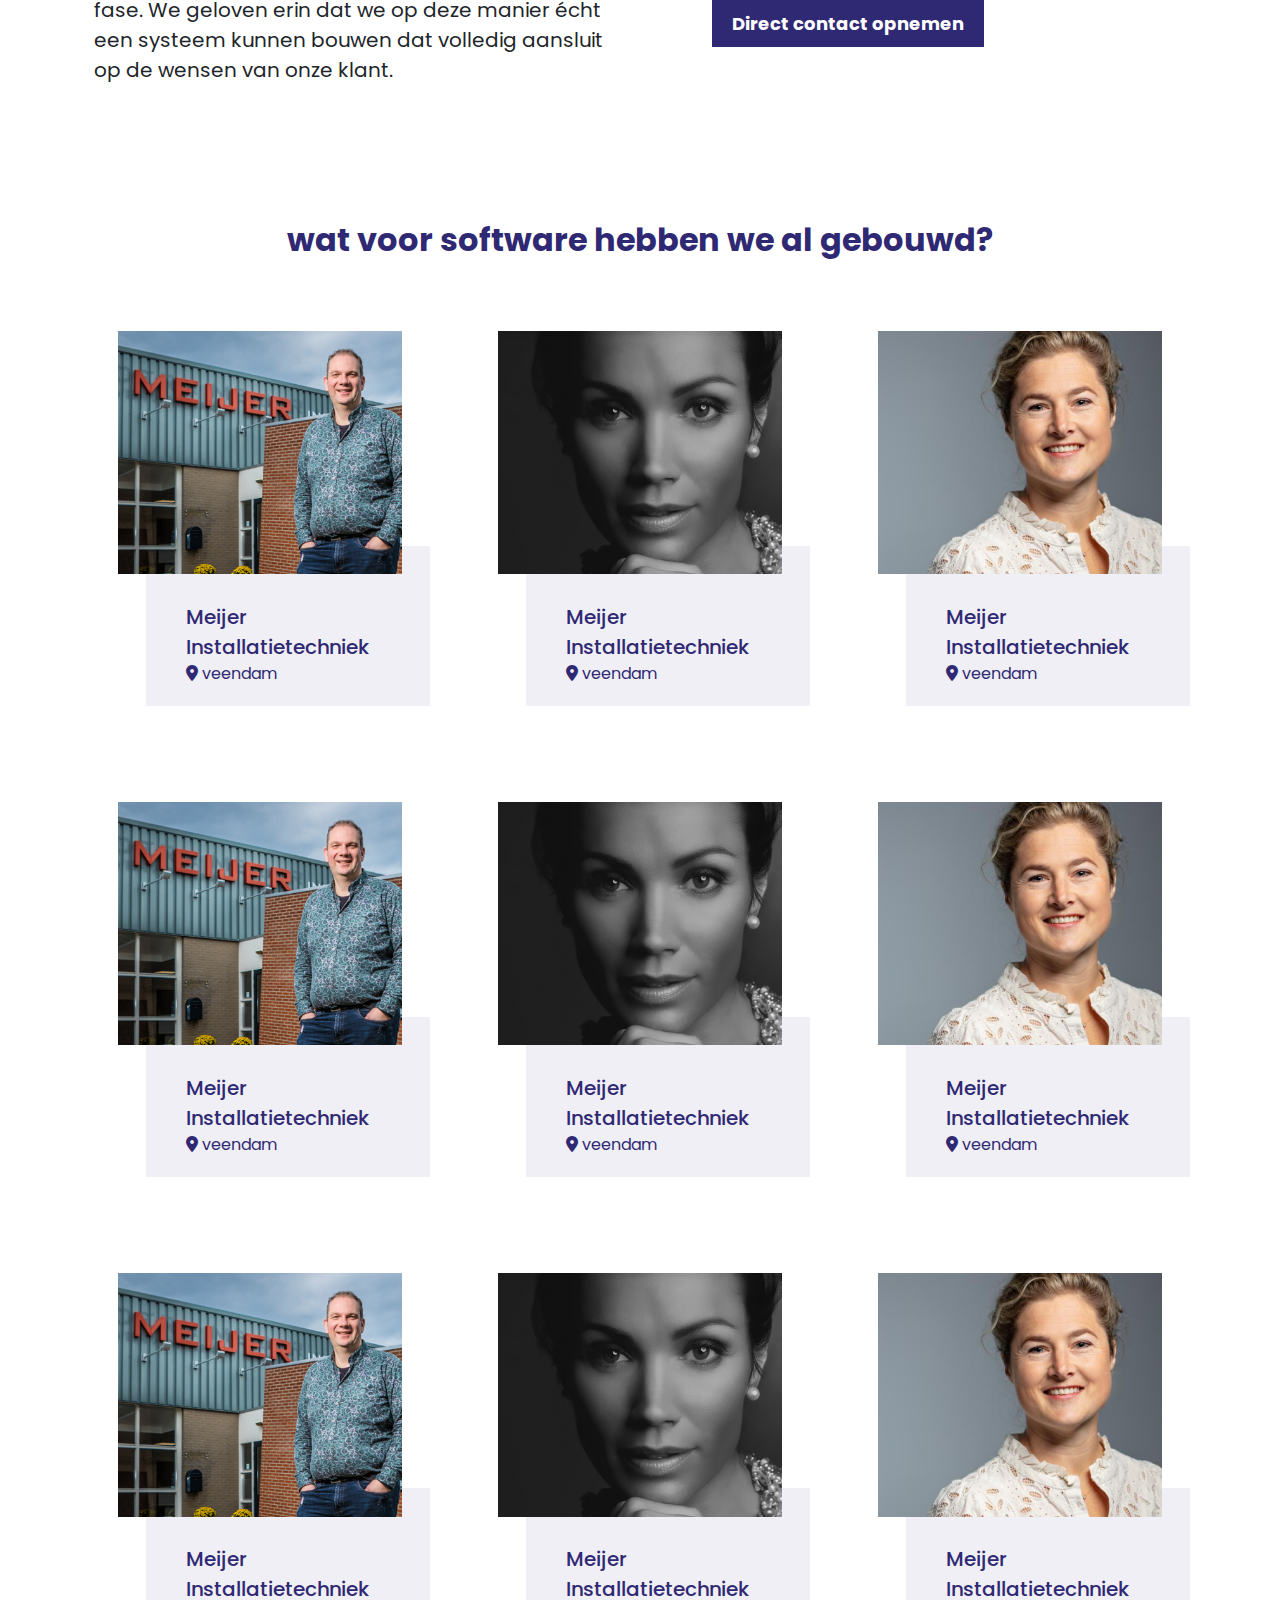
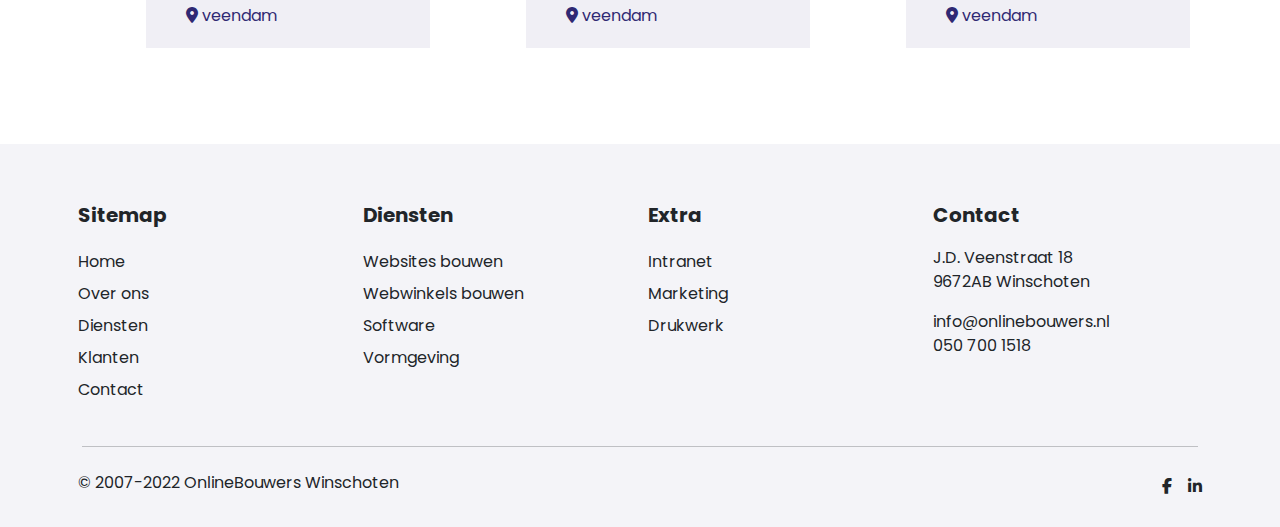
<file: page-4.html>
<!doctype html>
<html lang="en">

<head>
    <meta charset="utf-8">
    <meta name="viewport" content="width=device-width, initial-scale=1">
    <title>Online Bouwers</title>

    <!-- bootstrap -->
    <link href="https://cdn.jsdelivr.net/npm/bootstrap@5.2.1/dist/css/bootstrap.min.css" rel="stylesheet">

    <!-- fontawesome -->
    <link rel="stylesheet" href="https://cdnjs.cloudflare.com/ajax/libs/font-awesome/6.2.0/css/all.min.css">

    <!-- google fonts -->
    <link
        href="https://fonts.googleapis.com/css2?family=Caveat&family=Poppins:wght@400;500;600;700&family=Roboto:wght@400;500;700&display=swap"
        rel="stylesheet">

    <!-- style -->
    <link rel="stylesheet" href="css/style.css">
</head>

<body>
    <header class="bg-white">
        <!-- top -->
        <section class="top py-2">
            <div class="container">
                <div class="text-end">
                    <p class="fs-14">
                        <span class="d-inline-block me-4">Met ons bellen? <a href="tel:050 700 15 18"
                                class="text-dark text-decoration-none">050 700 15 18</a></span>
                        <span>Of per mail <a href="mailto:info@onlinebouwers.nl"
                                class="text-dark text-decoration-none">info@onlinebouwers.nl</a></span>
                    </p>
                </div>
            </div>
        </section>
        <!-- top -->


        <!-- navbar -->
        <section class="navbar py-2 header" id="myHeader">
            <div class="container">
                <nav class="navbar navbar-expand-lg bg-transparent w-100">
                    <div class="container-fluid p-0">
                        <a class="navbar-brand" href="#">
                            <img src="img/Logo.png" class="img-fluid logo" alt="">
                        </a>
                        <button class="navbar-toggler" type="button" data-bs-toggle="collapse"
                            data-bs-target="#navbarSupportedContent" aria-controls="navbarSupportedContent"
                            aria-expanded="false" aria-label="Toggle navigation">
                            <span class="navbar-toggler-icon"></span>
                        </button>
                        <div class="collapse navbar-collapse" id="navbarSupportedContent">
                            <ul class="navbar-nav ms-auto mb-2 mb-lg-0">
                                <li class="nav-item">
                                    <a class="nav-link active" href="#">Home</a>
                                </li>
                                <li class="nav-item dropdown">
                                    <a class="nav-link dropdown-toggle" href="#" role="button" data-bs-toggle="dropdown"
                                        aria-expanded="false">
                                        Diensten
                                    </a>
                                    <ul class="dropdown-menu">
                                        <li><a class="dropdown-item" href="#">Menu 1</a></li>
                                        <li><a class="dropdown-item" href="#">Menu 2</a></li>
                                        <li><a class="dropdown-item" href="#">Menu 3</a></li>
                                    </ul>
                                </li>
                                <li class="nav-item">
                                    <a class="nav-link" href="#">Klanten</a>
                                </li>
                                <li class="nav-item">
                                    <a class="nav-link" href="#">Team</a>
                                </li>
                                <li class="nav-item">
                                    <a class="nav-link btn btn-orange" href="#">Offerte Aanvragen</a>
                                </li>
                            </ul>
                        </div>
                    </div>
                </nav>
            </div>
        </section>
        <!-- navbar -->
    </header>

    <!-- mobile-header -->
    <section class="mobile-header py-3 position-relative">
        <div class="container">
            <div class="d-flex justify-content-between align-items-center">
                <div class="left">
                    <button class="btn menu-toggler">
                        <i class="fa fa-bars"></i>
                    </button>
                    <img src="img/Logo.png" class="img-fluid mobile-logo" alt="">
                </div>
                <div class="right">
                    <ul class="list-unstyled d-flex justify-content-end align-items-center mb-0">
                        <li class="mx-3">
                            <a href="" class="text-dark text-decoration-none">
                                <i class="fa fa-phone"></i>
                            </a>
                        </li>
                        <li class="mx-3">
                            <a href="" class="text-dark text-decoration-none">
                                <i class="fa fa-envelope"></i>
                            </a>
                        </li>
                    </ul>
                </div>
            </div>
        </div>

        <div class="menu-container p-4 shadow">
            <ul class="list-unstyled">
                <li class="nav-item py-2">
                    <a class="nav-link active" href="#">Home</a>
                </li>
                <li class="nav-item dropdown py-2">
                    <a class="nav-link dropdown-toggle" href="#" role="button" data-bs-toggle="dropdown"
                        aria-expanded="false">
                        Diensten
                    </a>
                    <ul class="dropdown-menu">
                        <li><a class="dropdown-item" href="#">Menu 1</a></li>
                        <li><a class="dropdown-item" href="#">Menu 2</a></li>
                        <li><a class="dropdown-item" href="#">Menu 3</a></li>
                    </ul>
                </li>
                <li class="nav-item py-2">
                    <a class="nav-link" href="#">Klanten</a>
                </li>
                <li class="nav-item py-2">
                    <a class="nav-link" href="#">Team</a>
                </li>
                <li class="nav-item py-2">
                    <a class="nav-link btn btn-orange" href="#">Offerte Aanvragen</a>
                </li>
            </ul>
        </div>
    </section>
    <!-- mobile header -->



    <!-- banner -->
    <section class="bannner py-5">
        <div class="container">
            <div class="row">
                <div class="col-md-6 p-4">
                    <h2 class="fw-bold text-blue mb-4">
                        maatwerk software voor <br>
                        bedrijven
                    </h2>
                    <p class="fs-20">
                        Ben je op zoek naar een CRM-Systeem dat volledig aansluit bij jouw bedrijf? OnlineBouwers helpt
                        je graag op weg! Wij bouwen CRM-Systemen op maat met als resultaat dat het volledig aansluit bij
                        jouw bedrijf én werkzaamheden.
                    </p>
                    <table class="table mb-0">
                        <tr>
                            <td class="border-0 imgTd">
                                <img src="img/Group 488.png" class="img-fluid" alt="">
                            </td>
                            <td class="border-0">
                                Voor dat we gaan bouwen gaan we eerst ontwerpen. Alle pagina's worden opgemaakt zodat
                                alle functies duidelijk zijn. Nadat de ontwerpen volledig naar wens zijn gaan we
                                programmeren.
                            </td>
                        </tr>
                        <tr>
                            <td class="border-0 imgTd">
                                <img src="img/Group 486.png" class="img-fluid" alt="">
                            </td>
                            <td class="border-0">
                                We bouwen alle software volledig op maat. Dit betekend dat er geen bestaande code wordt
                                gebruikt. Het systeem wordt na oplevering eigendom van de klant.
                            </td>
                        </tr>
                        <tr>
                            <td class="border-0 imgTd">
                                <img src="img/Group 492.png" class="img-fluid" alt="">
                            </td>
                            <td class="border-0">
                                Nadat alles klaar is gaan we door met de oplevering.
                            </td>
                        </tr>
                    </table>
                </div>

                <div class="col-md-6 p-4 position-relative">
                    <img src="img/Group 530.png" class="img-fluid" alt="">
                    <p class="p-3 mb-0 text-white bg-blue fs-20">
                        software dat van a tot z volledig
                        aansluit op bij onze klant
                    </p>
                </div>
            </div>
        </div>
    </section>
    <!-- banner -->




    <!-- blue -->
    <section class="py-5">
        <div class="container">
            <div class="row">
                <div class="col-md-6 p-4">
                    <h2 class="fw-bold fs-44 text-orange mb-4">
                        Hoe werkt het bouwen van software?
                    </h2>
                    <p class="fs-20">
                        We beginnen altijd met een intakegesprek op locatie of bij ons op kantoor. Tijdens dit gesprek
                        zijn we vooral benieuwd naar de huidige werkwijze. Welk systeem gebruik je nu? Waar loop je
                        tegenaan?
                        En vooral: wat zou je graag anders willen?

                        Met deze informatie gaan we aan de slag. Het ontwikkelen van een maatwerk CRM-Systeem is zeer
                        complex en wordt opgedeeld in meerdere fasen. We betrekken onze klanten daarom al vanaf het
                        éérste moment bij de ontwikkeling van iedere fase. We geloven erin dat we op deze manier écht
                        een systeem kunnen bouwen dat volledig aansluit op de wensen van onze klant.
                    </p>
                </div>

                <div class="col-md-5 offset-md-1 p-4 m-auto">
                    <p class="d-flex align-items-center text-brown fs-24 fw-medium">
                        <i class="far fa-check-square text-orange me-2"></i> <span class="fs-24">Plan van aanpak</span>
                    </p>
                    <p class="d-flex align-items-center text-brown fs-24 fw-medium">
                        <i class="far fa-check-square text-orange me-2"></i> <span class="fs-24">Offerte met
                            urenschatting</span>
                    </p>
                    <p class="d-flex align-items-center text-brown fs-24 fw-medium">
                        <i class="far fa-check-square text-orange me-2"></i> <span class="fs-24">Regelmatig
                            overleg</span>
                    </p>
                    <p class="d-flex align-items-center text-brown fs-24 fw-medium">
                        <i class="far fa-check-square text-orange me-2"></i> <span class="fs-24">Oplevering </span>
                    </p>
                    <p class="d-flex align-items-center text-brown fs-24 fw-medium">
                        <i class="far fa-check-square text-orange me-2"></i> <span class="fs-24">Onderhoud en
                            support</span>
                    </p>

                    <h2 class="fs-35 caveat fw-light my-5">
                        Volledige pakket voor €29,- p/m
                    </h2>
                    <button class="fs-18 fw-bold btn-blue text-white">Direct contact opnemen</button>
                </div>
            </div>
        </div>
    </section>
    <!-- blue -->


    <!-- walke -->
    <section class="walke py-5">
        <div class="container">
            <h2 class="text-center fw-bold text-blue">
                wat voor software hebben we al gebouwd?
            </h2>

            <div class="row mt-4">
                <div class="col-md-4 p-5">
                    <div class="card border-0">
                        <img src="img/Rectangle 266.png" class="img-fluid" alt="">
                        <div class="card-contents">
                            <p class="fs-20 text-blue fw-medium mt-3 mb-0">
                                Meijer Installatietechniek
                            </p>
                            <p class="mb-0 text-blue">
                                <i class="fa fa-map-marker-alt"></i> veendam
                            </p>
                        </div>
                    </div>
                </div>
                <div class="col-md-4 p-5">
                    <div class="card border-0">
                        <img src="img/Group 467.png" class="img-fluid" alt="">
                        <div class="card-contents">
                            <p class="fs-20 text-blue fw-medium mt-3 mb-0">
                                Meijer Installatietechniek
                            </p>
                            <p class="mb-0 text-blue">
                                <i class="fa fa-map-marker-alt"></i> veendam
                            </p>
                        </div>
                    </div>
                </div>
                <div class="col-md-4 p-5">
                    <div class="card border-0">
                        <img src="img/DSC09096.png" class="img-fluid" alt="">
                        <div class="card-contents">
                            <p class="fs-20 text-blue fw-medium mt-3 mb-0">
                                Meijer Installatietechniek
                            </p>
                            <p class="mb-0 text-blue">
                                <i class="fa fa-map-marker-alt"></i> veendam
                            </p>
                        </div>
                    </div>
                </div>
                <div class="col-md-4 p-5">
                    <div class="card border-0">
                        <img src="img/Rectangle 266.png" class="img-fluid" alt="">
                        <div class="card-contents">
                            <p class="fs-20 text-blue fw-medium mt-3 mb-0">
                                Meijer Installatietechniek
                            </p>
                            <p class="mb-0 text-blue">
                                <i class="fa fa-map-marker-alt"></i> veendam
                            </p>
                        </div>
                    </div>
                </div>
                <div class="col-md-4 p-5">
                    <div class="card border-0">
                        <img src="img/Group 467.png" class="img-fluid" alt="">
                        <div class="card-contents">
                            <p class="fs-20 text-blue fw-medium mt-3 mb-0">
                                Meijer Installatietechniek
                            </p>
                            <p class="mb-0 text-blue">
                                <i class="fa fa-map-marker-alt"></i> veendam
                            </p>
                        </div>
                    </div>
                </div>
                <div class="col-md-4 p-5">
                    <div class="card border-0">
                        <img src="img/DSC09096.png" class="img-fluid" alt="">
                        <div class="card-contents">
                            <p class="fs-20 text-blue fw-medium mt-3 mb-0">
                                Meijer Installatietechniek
                            </p>
                            <p class="mb-0 text-blue">
                                <i class="fa fa-map-marker-alt"></i> veendam
                            </p>
                        </div>
                    </div>
                </div>
                <div class="col-md-4 p-5">
                    <div class="card border-0">
                        <img src="img/Rectangle 266.png" class="img-fluid" alt="">
                        <div class="card-contents">
                            <p class="fs-20 text-blue fw-medium mt-3 mb-0">
                                Meijer Installatietechniek
                            </p>
                            <p class="mb-0 text-blue">
                                <i class="fa fa-map-marker-alt"></i> veendam
                            </p>
                        </div>
                    </div>
                </div>
                <div class="col-md-4 p-5">
                    <div class="card border-0">
                        <img src="img/Group 467.png" class="img-fluid" alt="">
                        <div class="card-contents">
                            <p class="fs-20 text-blue fw-medium mt-3 mb-0">
                                Meijer Installatietechniek
                            </p>
                            <p class="mb-0 text-blue">
                                <i class="fa fa-map-marker-alt"></i> veendam
                            </p>
                        </div>
                    </div>
                </div>
                <div class="col-md-4 p-5">
                    <div class="card border-0">
                        <img src="img/DSC09096.png" class="img-fluid" alt="">
                        <div class="card-contents">
                            <p class="fs-20 text-blue fw-medium mt-3 mb-0">
                                Meijer Installatietechniek
                            </p>
                            <p class="mb-0 text-blue">
                                <i class="fa fa-map-marker-alt"></i> veendam
                            </p>
                        </div>
                    </div>
                </div>
            </div>
        </div>
    </section>
    <!-- walke -->




    <!-- footer -->
    <section class="footer pt-5">
        <div class="container">
            <div class="row">
                <div class="col-md-3 p-2">
                    <p class="fs-20 fw-bold">
                        Sitemap
                    </p>
                    <ul class="list-unstyled">
                        <li>
                            <a href="" class="text-dark text-decoration-none">
                                Home
                            </a>
                        </li>
                        <li>
                            <a href="" class="text-dark text-decoration-none">
                                Over ons
                            </a>
                        </li>
                        <li>
                            <a href="" class="text-dark text-decoration-none">
                                Diensten
                            </a>
                        </li>
                        <li>
                            <a href="" class="text-dark text-decoration-none">
                                Klanten
                            </a>
                        </li>
                        <li>
                            <a href="" class="text-dark text-decoration-none">
                                Contact
                            </a>
                        </li>
                    </ul>
                </div>
                <div class="col-md-3 p-2">
                    <p class="fs-20 fw-bold">
                        Diensten
                    </p>
                    <ul class="list-unstyled">
                        <li>
                            <a href="" class="text-dark text-decoration-none">
                                Websites bouwen
                            </a>
                        </li>
                        <li>
                            <a href="" class="text-dark text-decoration-none">
                                Webwinkels bouwen
                            </a>
                        </li>
                        <li>
                            <a href="" class="text-dark text-decoration-none">
                                Software
                            </a>
                        </li>
                        <li>
                            <a href="" class="text-dark text-decoration-none">
                                Vormgeving
                            </a>
                        </li>
                    </ul>
                </div>
                <div class="col-md-3 p-2">
                    <p class="fs-20 fw-bold">
                        Extra
                    </p>
                    <ul class="list-unstyled">
                        <li>
                            <a href="" class="text-dark text-decoration-none">
                                Intranet
                            </a>
                        </li>
                        <li>
                            <a href="" class="text-dark text-decoration-none">
                                Marketing
                            </a>
                        </li>
                        <li>
                            <a href="" class="text-dark text-decoration-none">
                                Drukwerk
                            </a>
                        </li>
                    </ul>
                </div>
                <div class="col-md-3 p-2">
                    <p class="fs-20 fw-bold">
                        Contact
                    </p>
                    <p>
                        J.D. Veenstraat 18 <br>
                        9672AB Winschoten
                    </p>
                    <p>
                        info@onlinebouwers.nl <br>
                        050 700 1518
                    </p>
                </div>
            </div>

            <hr>

            <div class="row">
                <div class="col-md-6 p-2">
                    <p class="mb-0 text-dark">© 2007-2022 OnlineBouwers Winschoten</p>
                </div>
                <div class="col-md-6 p-2 text-end">
                    <ul class="list-unstyled d-flex justify-content-end align-items-center">
                        <li class="ms-3">
                            <a href="" class="text-dark">
                                <i class="fab fa-facebook-f"></i>
                            </a>
                        </li>
                        <li class="ms-3">
                            <a href="" class="text-dark">
                                <i class="fab fa-linkedin-in"></i>
                            </a>
                        </li>
                    </ul>
                </div>
            </div>
        </div>
    </section>
    <!-- footer -->



    <!-- jquery cdn -->
    <script src="https://cdnjs.cloudflare.com/ajax/libs/jquery/3.6.0/jquery.min.js"></script>

    <script src="https://cdn.jsdelivr.net/npm/bootstrap@5.2.1/dist/js/bootstrap.bundle.min.js"></script>
    <script src="js/main.js"></script>
</body>

</html>
</file>
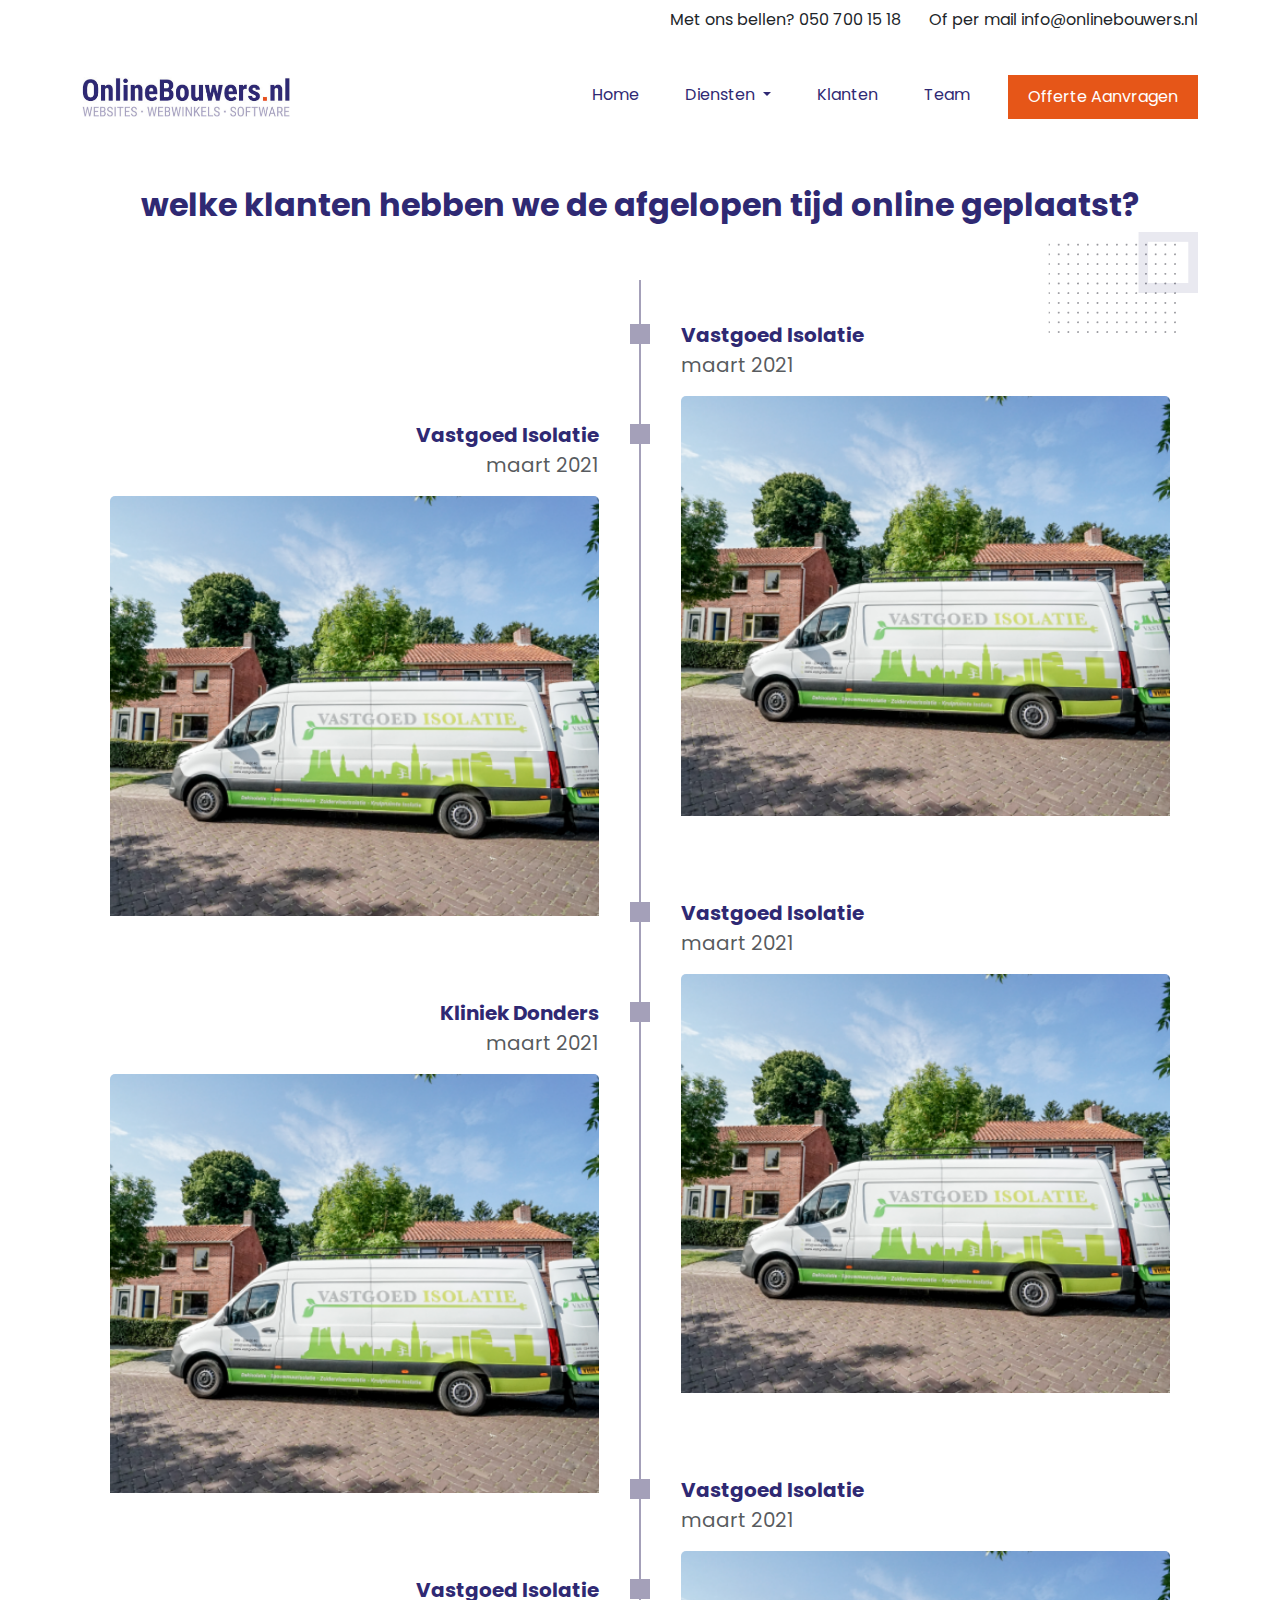
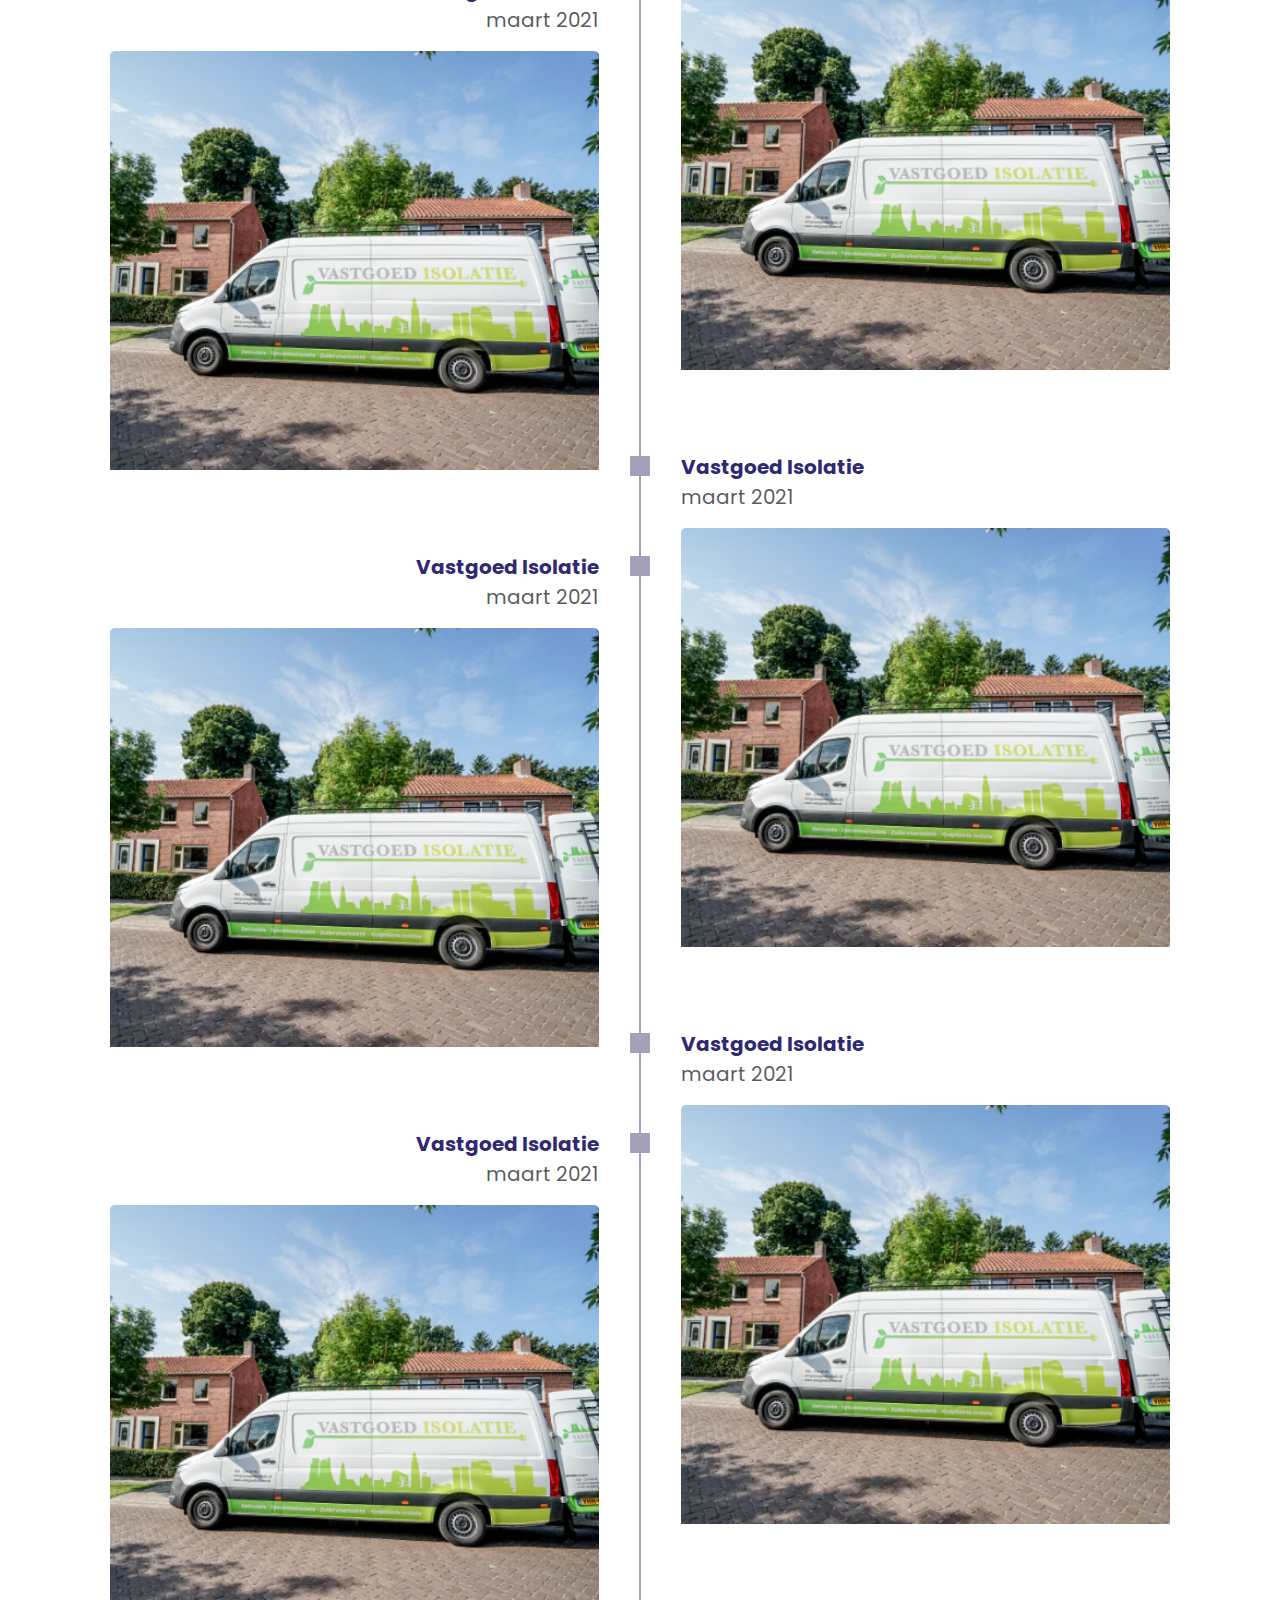
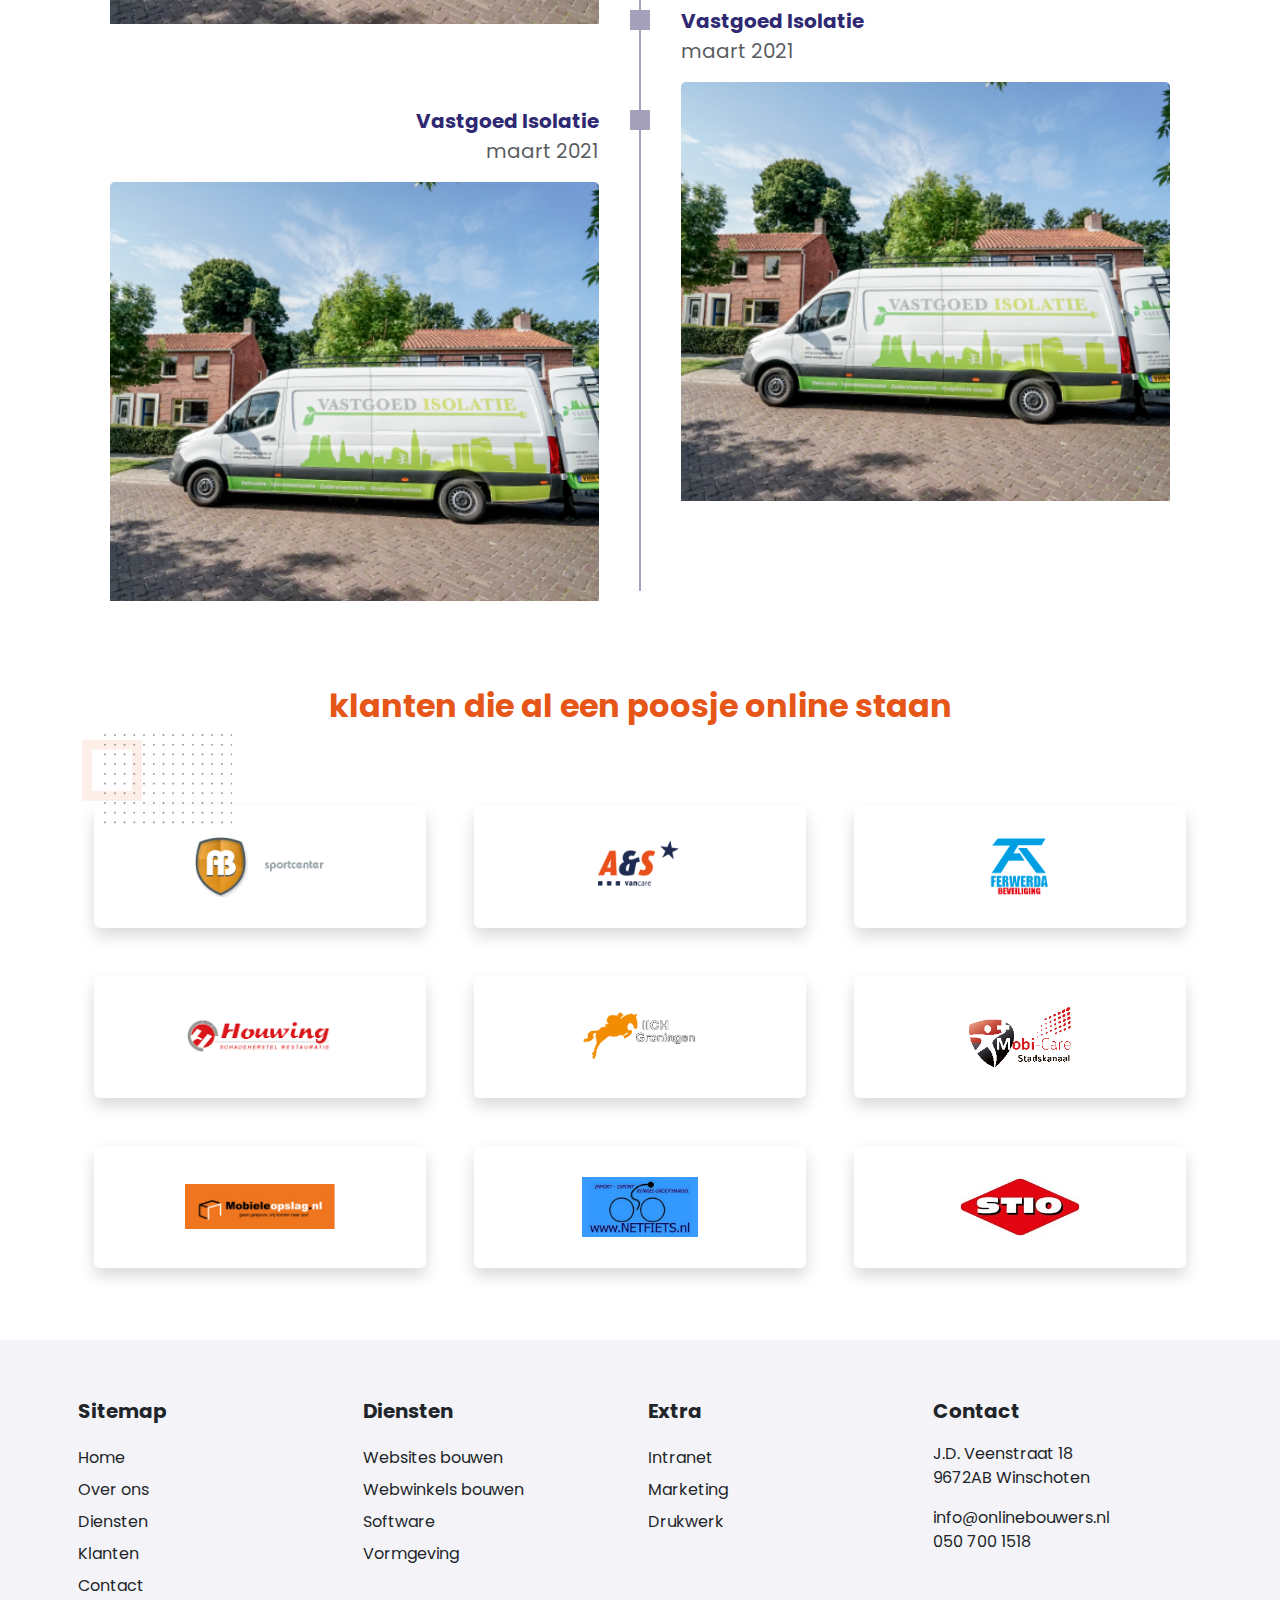
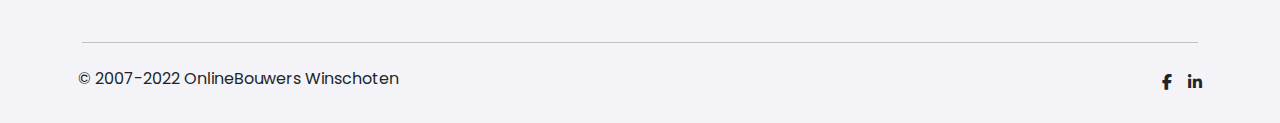
<file: page-5.html>
<!doctype html>
<html lang="en">

<head>
    <meta charset="utf-8">
    <meta name="viewport" content="width=device-width, initial-scale=1">
    <title>Online Bouwers</title>

    <!-- bootstrap -->
    <link href="https://cdn.jsdelivr.net/npm/bootstrap@5.2.1/dist/css/bootstrap.min.css" rel="stylesheet">

    <!-- fontawesome -->
    <link rel="stylesheet" href="https://cdnjs.cloudflare.com/ajax/libs/font-awesome/6.2.0/css/all.min.css">

    <!-- google fonts -->
    <link
        href="https://fonts.googleapis.com/css2?family=Caveat&family=Poppins:wght@400;500;600;700&family=Roboto:wght@400;500;700&display=swap"
        rel="stylesheet">

    <!-- style -->
    <link rel="stylesheet" href="css/style.css">
</head>

<body>
    <header class="bg-white">
        <!-- top -->
        <section class="top py-2">
            <div class="container">
                <div class="text-end">
                    <p class="fs-14">
                        <span class="d-inline-block me-4">Met ons bellen? <a href="tel:050 700 15 18"
                                class="text-dark text-decoration-none">050 700 15 18</a></span>
                        <span>Of per mail <a href="mailto:info@onlinebouwers.nl"
                                class="text-dark text-decoration-none">info@onlinebouwers.nl</a></span>
                    </p>
                </div>
            </div>
        </section>
        <!-- top -->


        <!-- navbar -->
        <section class="navbar py-2 header" id="myHeader">
            <div class="container">
                <nav class="navbar navbar-expand-lg bg-transparent w-100">
                    <div class="container-fluid p-0">
                        <a class="navbar-brand" href="#">
                            <img src="img/Logo.png" class="img-fluid logo" alt="">
                        </a>
                        <button class="navbar-toggler" type="button" data-bs-toggle="collapse"
                            data-bs-target="#navbarSupportedContent" aria-controls="navbarSupportedContent"
                            aria-expanded="false" aria-label="Toggle navigation">
                            <span class="navbar-toggler-icon"></span>
                        </button>
                        <div class="collapse navbar-collapse" id="navbarSupportedContent">
                            <ul class="navbar-nav ms-auto mb-2 mb-lg-0">
                                <li class="nav-item">
                                    <a class="nav-link active" href="#">Home</a>
                                </li>
                                <li class="nav-item dropdown">
                                    <a class="nav-link dropdown-toggle" href="#" role="button" data-bs-toggle="dropdown"
                                        aria-expanded="false">
                                        Diensten
                                    </a>
                                    <ul class="dropdown-menu">
                                        <li><a class="dropdown-item" href="#">Menu 1</a></li>
                                        <li><a class="dropdown-item" href="#">Menu 2</a></li>
                                        <li><a class="dropdown-item" href="#">Menu 3</a></li>
                                    </ul>
                                </li>
                                <li class="nav-item">
                                    <a class="nav-link" href="#">Klanten</a>
                                </li>
                                <li class="nav-item">
                                    <a class="nav-link" href="#">Team</a>
                                </li>
                                <li class="nav-item">
                                    <a class="nav-link btn btn-orange" href="#">Offerte Aanvragen</a>
                                </li>
                            </ul>
                        </div>
                    </div>
                </nav>
            </div>
        </section>
        <!-- navbar -->
    </header>

    <!-- mobile-header -->
    <section class="mobile-header py-3 position-relative">
        <div class="container">
            <div class="d-flex justify-content-between align-items-center">
                <div class="left">
                    <button class="btn menu-toggler">
                        <i class="fa fa-bars"></i>
                    </button>
                    <img src="img/Logo.png" class="img-fluid mobile-logo" alt="">
                </div>
                <div class="right">
                    <ul class="list-unstyled d-flex justify-content-end align-items-center mb-0">
                        <li class="mx-3">
                            <a href="" class="text-dark text-decoration-none">
                                <i class="fa fa-phone"></i>
                            </a>
                        </li>
                        <li class="mx-3">
                            <a href="" class="text-dark text-decoration-none">
                                <i class="fa fa-envelope"></i>
                            </a>
                        </li>
                    </ul>
                </div>
            </div>
        </div>

        <div class="menu-container p-4 shadow">
            <ul class="list-unstyled">
                <li class="nav-item py-2">
                    <a class="nav-link active" href="#">Home</a>
                </li>
                <li class="nav-item dropdown py-2">
                    <a class="nav-link dropdown-toggle" href="#" role="button" data-bs-toggle="dropdown"
                        aria-expanded="false">
                        Diensten
                    </a>
                    <ul class="dropdown-menu">
                        <li><a class="dropdown-item" href="#">Menu 1</a></li>
                        <li><a class="dropdown-item" href="#">Menu 2</a></li>
                        <li><a class="dropdown-item" href="#">Menu 3</a></li>
                    </ul>
                </li>
                <li class="nav-item py-2">
                    <a class="nav-link" href="#">Klanten</a>
                </li>
                <li class="nav-item py-2">
                    <a class="nav-link" href="#">Team</a>
                </li>
                <li class="nav-item py-2">
                    <a class="nav-link btn btn-orange" href="#">Offerte Aanvragen</a>
                </li>
            </ul>
        </div>
    </section>
    <!-- mobile header -->



    <!-- roadmap -->
    <section class="roadMap py-5">
        <div class="container">
            <div class="text-center">
                <h2 class="text-blue fw-bold">
                    welke klanten hebben we de afgelopen tijd online geplaatst?
                </h2>
            </div>

            <div class="position-relative pt-4">
                <img src="img/Group 524.png" class="img-fluid top-0 right-0 position-absolute w-150" alt="">
                <div class="row mt-4">
                    <div class="col-md-6 p-4 border-secondary border-end">
                        <div class="card border-0 left">
                            <div class="card-body">
                                <div class="text-end">
                                    <p class="fs-20 fw-bold text-blue mb-0">
                                        Vastgoed Isolatie
                                    </p>
                                    <p class="fs-20 text-muted">
                                        maart 2021
                                    </p>
                                </div>
                                <img src="img/r1.png" class="card-img-top img-fluid" alt="">
                            </div>
                        </div>
                        <div class="card border-0 left">
                            <div class="card-body">
                                <div class="text-end">
                                    <p class="fs-20 fw-bold text-blue mb-0">
                                        Kliniek Donders
                                    </p>
                                    <p class="fs-20 text-muted">
                                        maart 2021
                                    </p>
                                </div>
                                <img src="img/r1.png" class="card-img-top img-fluid" alt="">
                            </div>
                        </div>
                        <div class="card border-0 left">
                            <div class="card-body">
                                <div class="text-end">
                                    <p class="fs-20 fw-bold text-blue mb-0">
                                        Vastgoed Isolatie
                                    </p>
                                    <p class="fs-20 text-muted">
                                        maart 2021
                                    </p>
                                </div>
                                <img src="img/r1.png" class="card-img-top img-fluid" alt="">
                            </div>
                        </div>
                        <div class="card border-0 left">
                            <div class="card-body">
                                <div class="text-end">
                                    <p class="fs-20 fw-bold text-blue mb-0">
                                        Vastgoed Isolatie
                                    </p>
                                    <p class="fs-20 text-muted">
                                        maart 2021
                                    </p>
                                </div>
                                <img src="img/r1.png" class="card-img-top img-fluid" alt="">
                            </div>
                        </div>
                        <div class="card border-0 left">
                            <div class="card-body">
                                <div class="text-end">
                                    <p class="fs-20 fw-bold text-blue mb-0">
                                        Vastgoed Isolatie
                                    </p>
                                    <p class="fs-20 text-muted">
                                        maart 2021
                                    </p>
                                </div>
                                <img src="img/r1.png" class="card-img-top img-fluid" alt="">
                            </div>
                        </div>
                        <div class="card border-0 left">
                            <div class="card-body">
                                <div class="text-end">
                                    <p class="fs-20 fw-bold text-blue mb-0">
                                        Vastgoed Isolatie
                                    </p>
                                    <p class="fs-20 text-muted">
                                        maart 2021
                                    </p>
                                </div>
                                <img src="img/r1.png" class="card-img-top img-fluid" alt="">
                            </div>
                        </div>
                    </div>
                    <div class="col-md-6 p-4 border-secondary border-start">
                        <div class="card border-0 right">
                            <div class="card-body">
                                <div class="text-start">
                                    <p class="fs-20 fw-bold text-blue mb-0">
                                        Vastgoed Isolatie
                                    </p>
                                    <p class="fs-20 text-muted">
                                        maart 2021
                                    </p>
                                </div>
                                <img src="img/r1.png" class="card-img-top img-fluid" alt="">
                            </div>
                        </div>
                        <div class="card border-0 right">
                            <div class="card-body">
                                <div class="text-start">
                                    <p class="fs-20 fw-bold text-blue mb-0">
                                        Vastgoed Isolatie
                                    </p>
                                    <p class="fs-20 text-muted">
                                        maart 2021
                                    </p>
                                </div>
                                <img src="img/r1.png" class="card-img-top img-fluid" alt="">
                            </div>
                        </div>
                        <div class="card border-0 right">
                            <div class="card-body">
                                <div class="text-start">
                                    <p class="fs-20 fw-bold text-blue mb-0">
                                        Vastgoed Isolatie
                                    </p>
                                    <p class="fs-20 text-muted">
                                        maart 2021
                                    </p>
                                </div>
                                <img src="img/r1.png" class="card-img-top img-fluid" alt="">
                            </div>
                        </div>
                        <div class="card border-0 right">
                            <div class="card-body">
                                <div class="text-start">
                                    <p class="fs-20 fw-bold text-blue mb-0">
                                        Vastgoed Isolatie
                                    </p>
                                    <p class="fs-20 text-muted">
                                        maart 2021
                                    </p>
                                </div>
                                <img src="img/r1.png" class="card-img-top img-fluid" alt="">
                            </div>
                        </div>
                        <div class="card border-0 right">
                            <div class="card-body">
                                <div class="text-start">
                                    <p class="fs-20 fw-bold text-blue mb-0">
                                        Vastgoed Isolatie
                                    </p>
                                    <p class="fs-20 text-muted">
                                        maart 2021
                                    </p>
                                </div>
                                <img src="img/r1.png" class="card-img-top img-fluid" alt="">
                            </div>
                        </div>
                        <div class="card border-0 right">
                            <div class="card-body">
                                <div class="text-start">
                                    <p class="fs-20 fw-bold text-blue mb-0">
                                        Vastgoed Isolatie
                                    </p>
                                    <p class="fs-20 text-muted">
                                        maart 2021
                                    </p>
                                </div>
                                <img src="img/r1.png" class="card-img-top img-fluid" alt="">
                            </div>
                        </div>
                    </div>
                </div>
            </div>
        </div>
    </section>
    <!-- roadmap -->


    <!-- logos -->
    <section class="logos py-5">
        <div class="container">

            <div class="text-center">
                <h2 class="fw-bold text-orange">
                    klanten die al een poosje online staan
                </h2>
            </div>
            <div class="position-relative pt-5">
                <img src="img/dots.png" class="img-fluid position-absolute left-0 top-0 w-150" alt="">
            </div>
            <div class="cardsz">
                <div class="row">
                    <div class="col-md-4 p-4">
                        <div class="card border-0 shadow">
                            <div class="card-body text-center">
                                <img src="img/logo1.png" class="img-fluid w-50" alt="">
                            </div>
                        </div>
                    </div>
                    <div class="col-md-4 p-4">
                        <div class="card border-0 shadow">
                            <div class="card-body text-center">
                                <img src="img/logo2.png" class="img-fluid w-50" alt="">
                            </div>
                        </div>
                    </div>
                    <div class="col-md-4 p-4">
                        <div class="card border-0 shadow">
                            <div class="card-body text-center">
                                <img src="img/logo3.png" class="img-fluid w-50" alt="">
                            </div>
                        </div>
                    </div>
                    <div class="col-md-4 p-4">
                        <div class="card border-0 shadow">
                            <div class="card-body text-center">
                                <img src="img/logo4.png" class="img-fluid w-50" alt="">
                            </div>
                        </div>
                    </div>
                    <div class="col-md-4 p-4">
                        <div class="card border-0 shadow">
                            <div class="card-body text-center">
                                <img src="img/logo5.png" class="img-fluid w-50" alt="">
                            </div>
                        </div>
                    </div>
                    <div class="col-md-4 p-4">
                        <div class="card border-0 shadow">
                            <div class="card-body text-center">
                                <img src="img/logo6.png" class="img-fluid w-50" alt="">
                            </div>
                        </div>
                    </div>
                    <div class="col-md-4 p-4">
                        <div class="card border-0 shadow">
                            <div class="card-body text-center">
                                <img src="img/logo7.png" class="img-fluid w-50" alt="">
                            </div>
                        </div>
                    </div>
                    <div class="col-md-4 p-4">
                        <div class="card border-0 shadow">
                            <div class="card-body text-center">
                                <img src="img/logo8.png" class="img-fluid w-50" alt="">
                            </div>
                        </div>
                    </div>
                    <div class="col-md-4 p-4">
                        <div class="card border-0 shadow">
                            <div class="card-body text-center">
                                <img src="img/logo9.png" class="img-fluid w-50" alt="">
                            </div>
                        </div>
                    </div>
                </div>
            </div>
        </div>
    </section>
    <!-- logos -->




    <!-- footer -->
    <section class="footer pt-5">
        <div class="container">
            <div class="row">
                <div class="col-md-3 p-2">
                    <p class="fs-20 fw-bold">
                        Sitemap
                    </p>
                    <ul class="list-unstyled">
                        <li>
                            <a href="" class="text-dark text-decoration-none">
                                Home
                            </a>
                        </li>
                        <li>
                            <a href="" class="text-dark text-decoration-none">
                                Over ons
                            </a>
                        </li>
                        <li>
                            <a href="" class="text-dark text-decoration-none">
                                Diensten
                            </a>
                        </li>
                        <li>
                            <a href="" class="text-dark text-decoration-none">
                                Klanten
                            </a>
                        </li>
                        <li>
                            <a href="" class="text-dark text-decoration-none">
                                Contact
                            </a>
                        </li>
                    </ul>
                </div>
                <div class="col-md-3 p-2">
                    <p class="fs-20 fw-bold">
                        Diensten
                    </p>
                    <ul class="list-unstyled">
                        <li>
                            <a href="" class="text-dark text-decoration-none">
                                Websites bouwen
                            </a>
                        </li>
                        <li>
                            <a href="" class="text-dark text-decoration-none">
                                Webwinkels bouwen
                            </a>
                        </li>
                        <li>
                            <a href="" class="text-dark text-decoration-none">
                                Software
                            </a>
                        </li>
                        <li>
                            <a href="" class="text-dark text-decoration-none">
                                Vormgeving
                            </a>
                        </li>
                    </ul>
                </div>
                <div class="col-md-3 p-2">
                    <p class="fs-20 fw-bold">
                        Extra
                    </p>
                    <ul class="list-unstyled">
                        <li>
                            <a href="" class="text-dark text-decoration-none">
                                Intranet
                            </a>
                        </li>
                        <li>
                            <a href="" class="text-dark text-decoration-none">
                                Marketing
                            </a>
                        </li>
                        <li>
                            <a href="" class="text-dark text-decoration-none">
                                Drukwerk
                            </a>
                        </li>
                    </ul>
                </div>
                <div class="col-md-3 p-2">
                    <p class="fs-20 fw-bold">
                        Contact
                    </p>
                    <p>
                        J.D. Veenstraat 18 <br>
                        9672AB Winschoten
                    </p>
                    <p>
                        info@onlinebouwers.nl <br>
                        050 700 1518
                    </p>
                </div>
            </div>

            <hr>

            <div class="row">
                <div class="col-md-6 p-2">
                    <p class="mb-0 text-dark">© 2007-2022 OnlineBouwers Winschoten</p>
                </div>
                <div class="col-md-6 p-2 text-end">
                    <ul class="list-unstyled d-flex justify-content-end align-items-center">
                        <li class="ms-3">
                            <a href="" class="text-dark">
                                <i class="fab fa-facebook-f"></i>
                            </a>
                        </li>
                        <li class="ms-3">
                            <a href="" class="text-dark">
                                <i class="fab fa-linkedin-in"></i>
                            </a>
                        </li>
                    </ul>
                </div>
            </div>
        </div>
    </section>
    <!-- footer -->


    <!-- jQuery -->
    <script src="https://cdnjs.cloudflare.com/ajax/libs/jquery/3.6.0/jquery.min.js"></script>

    <script src="https://cdn.jsdelivr.net/npm/bootstrap@5.2.1/dist/js/bootstrap.bundle.min.js"></script>
    <script src="js/main.js"></script>
</body>

</html>
</file>
<file: css/style.css>
* {
    font-family: 'Poppins', sans-serif;
}

.roboto {
    font-family: 'Roboto', sans-serif;
}

.caveat {
    font-family: 'Caveat', cursive;
}

/* header */
.img-fluid.logo {
    height: 40px;
}

.nav-link {
    color: #2F2973 !important;
    margin-left: 30px;
}

.btn-orange {
    background: #E65618 !important;
    border-radius: 0;
    color: white !important;
    padding: 10px 20px !important;
}

/* The sticky class is added to the header with JS when it reaches its scroll position */
.sticky {
    position: fixed;
    top: 0;
    width: 100%;
    background-color: white;
    box-shadow: 0 0 10px rgba(0, 0, 0, 0.1);
    z-index: 1000000;
}

/* Add some top padding to the page content to prevent sudden quick movement (as the header gets a new position at the top of the page (position:fixed and top:0) */
.sticky+.content {
    padding-top: 102px;
}


/* hero */
.text-orange {
    color: #E65618;
}

.text-blue {
    color: #2F2973;
}

.fs-50 {
    font-size: 60px;
}

.fs-24 {
    font-size: 24px;
}

.hero .container {
    background-image: url("../img/Bg.png");
    background-repeat: no-repeat;
    background-size: 100%;
    background-position: top;
}

.fs-35 {
    font-size: 35px;
}

.img-fluid.rev {
    height: 50px;
}


/* cards */
.cards {
    background-color: #F8F8FB;
}

.fs-44 {
    font-size: 44px;
}

.fs-18 {
    font-size: 18px;
}

.btn-blue {
    background: #2F2973 !important;
    border-radius: 0;
    color: white !important;
    padding: 10px 20px !important;
}

.fs-22 {
    font-size: 22px;
}

.cards.py-5 img {
    height: 60px;
}


/* cols */
.fs-51 {
    font-size: 51px;
}

.fs-20 {
    font-size: 20px;
}


/* reviews */
.fs-12 {
    font-size: 12px;
}

.fa.fa-user.fs-3 {
    background: gray;
    color: white;
    width: 50px;
    height: 50px;
    border-radius: 50%;
    display: flex;
    justify-content: center;
    align-items: center;
}


/* cols */
.fs-30 {
    font-size: 30px;
}

.pink {
    height: 100%;
    background: #FEF3EF;
    width: 55%;
    position: absolute;
    z-index: -1;
    /* left: ; */
}



/* footer */
.footer {
    background-color: #F4F4F8;
}

.footer li {
    line-height: 2;
}




/* aboutpage */
.blue.py-5 {
    background: #F8F8FB;
}

.fw-medium {
    font-weight: 500;
}

.text-brown {
    color: #5F5982;
}

button {
    border: unset !important;
}

.purple-card {
    background: #E3E3ED;
}

.orange-card {
    background: #FCFCE1;
}

.pink-card {
    background-color: #FCE9E1;
}

.success-card {
    background-color: #E1F8FC;
}

.card.down {
    position: relative;
    top: 70px;
}

.card-contents {
    background: #2F297313;
    padding: 20px;
    display: inline-block !important;
    /* width: 75%; */
    position: relative;
    left: 10%;
}

.right-0 {
    right: 0;
}

.img-fluid.top-0.left-0.position-absolute.w-25 {
    width: 250px !important;
}

.border-0.imgTd {
    width: 85px;
}

td {
    font-size: 20px;
    padding: 30px 10px !important;
}

.bg-blue {
    background-color: #383478;
}

p.p-3.mb-0.text-white.bg-blue.fs-20 {
    width: 75%;
    position: relative;
    top: -40%;
    left: 0;
}

.bannner {
    background-color: rgba(0, 0, 0, 0.1);
}

.w-150 {
    width: 150px;
}

.card.left {
    position: relative;
    top: 100px;
}

.card.right {
    position: relative;
}

.card.right::after {
    content: '';
    position: absolute;
    width: 20px;
    height: 20px;
    background: #A4A0B9;
    left: -35px;
    top: 20px;
}

.card.left::after {
    content: '';
    position: absolute;
    width: 20px;
    height: 20px;
    background: #A4A0B9;
    right: -35px;
    top: 20px;
}

.roadMap.py-5 .card {
    margin-bottom: 50px;
}

.col-md-6.border-end,
.col-md-6.border-start {
    border-color: #A4A0B9 !important;
}

.cardsz img {
    height: 60px;
    width: auto;
    object-fit: contain;
}

.cardsz .card {
    padding: 15px 0;
}

.mobile-header {
    display: none;
}

.card-contents {
    background: #2F297313;
    padding: 20px;
    display: inline-block !important;
    /* width: 75%; */
    position: relative;
    left: 10%;
    margin-top: -10% !important;
    bottom: unset;
    padding-top: 40px;
    padding-left: 40px;
}

img {
    position: relative;
    z-index: 1;
}

.img-fluid.card-img-top.w-75.ms-auto {
    width: 95% !important;
    display: block;
}

.img-fluid.tile {
    position: absolute;
    bottom: 0;
    left: 0;
}


@media screen and (max-width: 767px) {
    .rev-mobile {
        flex-direction: column-reverse;
    }

    .top.py-2 p {
        font-size: 10px;
    }

    .hero.py-5 {
        padding: 0 !important;
    }

    .hero .row {
        flex-direction: column-reverse;
    }

    .hero img {
        width: 100%;
        margin: 0 !important;
    }

    .hero .col-md-5.offset-md-3.text-end.pe-5 {
        padding-right: 15px !important;
    }

    .mt-5.sign .d-flex {
        flex-direction: column;
        justify-content: flex-start !important;
        align-items: center !important;
        text-align: center;
    }

    .fs-35 {
        font-size: 30px;
        margin-bottom: 15px !important;
    }

    .fs-44 {
        font-size: 26px;
    }

    .fs-18 {
        font-size: 16px;
    }

    .cols.py-5 .row {
        flex-direction: column-reverse;
    }

    .pink {
        height: 100%;
        background: #FEF3EF;
        width: 100%;
        position: absolute;
        z-index: -1;
        left: 0;
    }

    .footer.pt-5,
    .footer .text-end {
        text-align: center !important;
    }

    .footer .list-unstyled.d-flex.justify-content-end.align-items-center {
        justify-content: center !important;
    }

    .nav-link {
        margin: 0 !important;
    }

    header {
        display: none;
    }

    .mobile-header {
        display: block;
    }

    .img-fluid.mobile-logo {
        width: 120px;
    }

    .menu-container {
        position: absolute;
        background: white;
        z-index: 100;
        width: 100%;
        transition: 0.5s;
        transform: translateX(-100%);
    }

    .menu-container.active {
        transform: translateX(0);
    }

    .card-contents {
        background: #2F297313;
        padding: 20px;
        display: inline-block !important;
        /* width: 75%; */
        position: relative;
        left: 0;
    }

    .img-fluid.position-absolute.top-0.right-0 {
        display: none;
    }

    .col-md-4.p-5 {
        padding: 20px !important;
    }

    .mobile-header.py-3.position-relative {
        position: fixed !important;
        width: 100%;
        background: white;
        z-index: 100;
    }

    .bannner.py-5 {
        padding-top: 100px !important;
    }

    .roadMap.py-5 {
        padding-top: 100px !important;
    }

    .card.left {
        position: relative;
        top: 0;
    }

    .card.left::after {
        content: '';
        position: absolute;
        width: 20px;
        height: 20px;
        background: #A4A0B9;
        left: 0;
        top: 0;
        right: unset;
    }

    .col-md-6.border-end,
    .col-md-6.border-start {
        border-color: transparent !important;
    }

    .card.right::after {
        content: '';
        position: absolute;
        width: 20px;
        height: 20px;
        background: #A4A0B9;
        left: 0;
        top: 0;
    }

    .right .text-start {
        text-align: right !important;
    }
}
</file>
